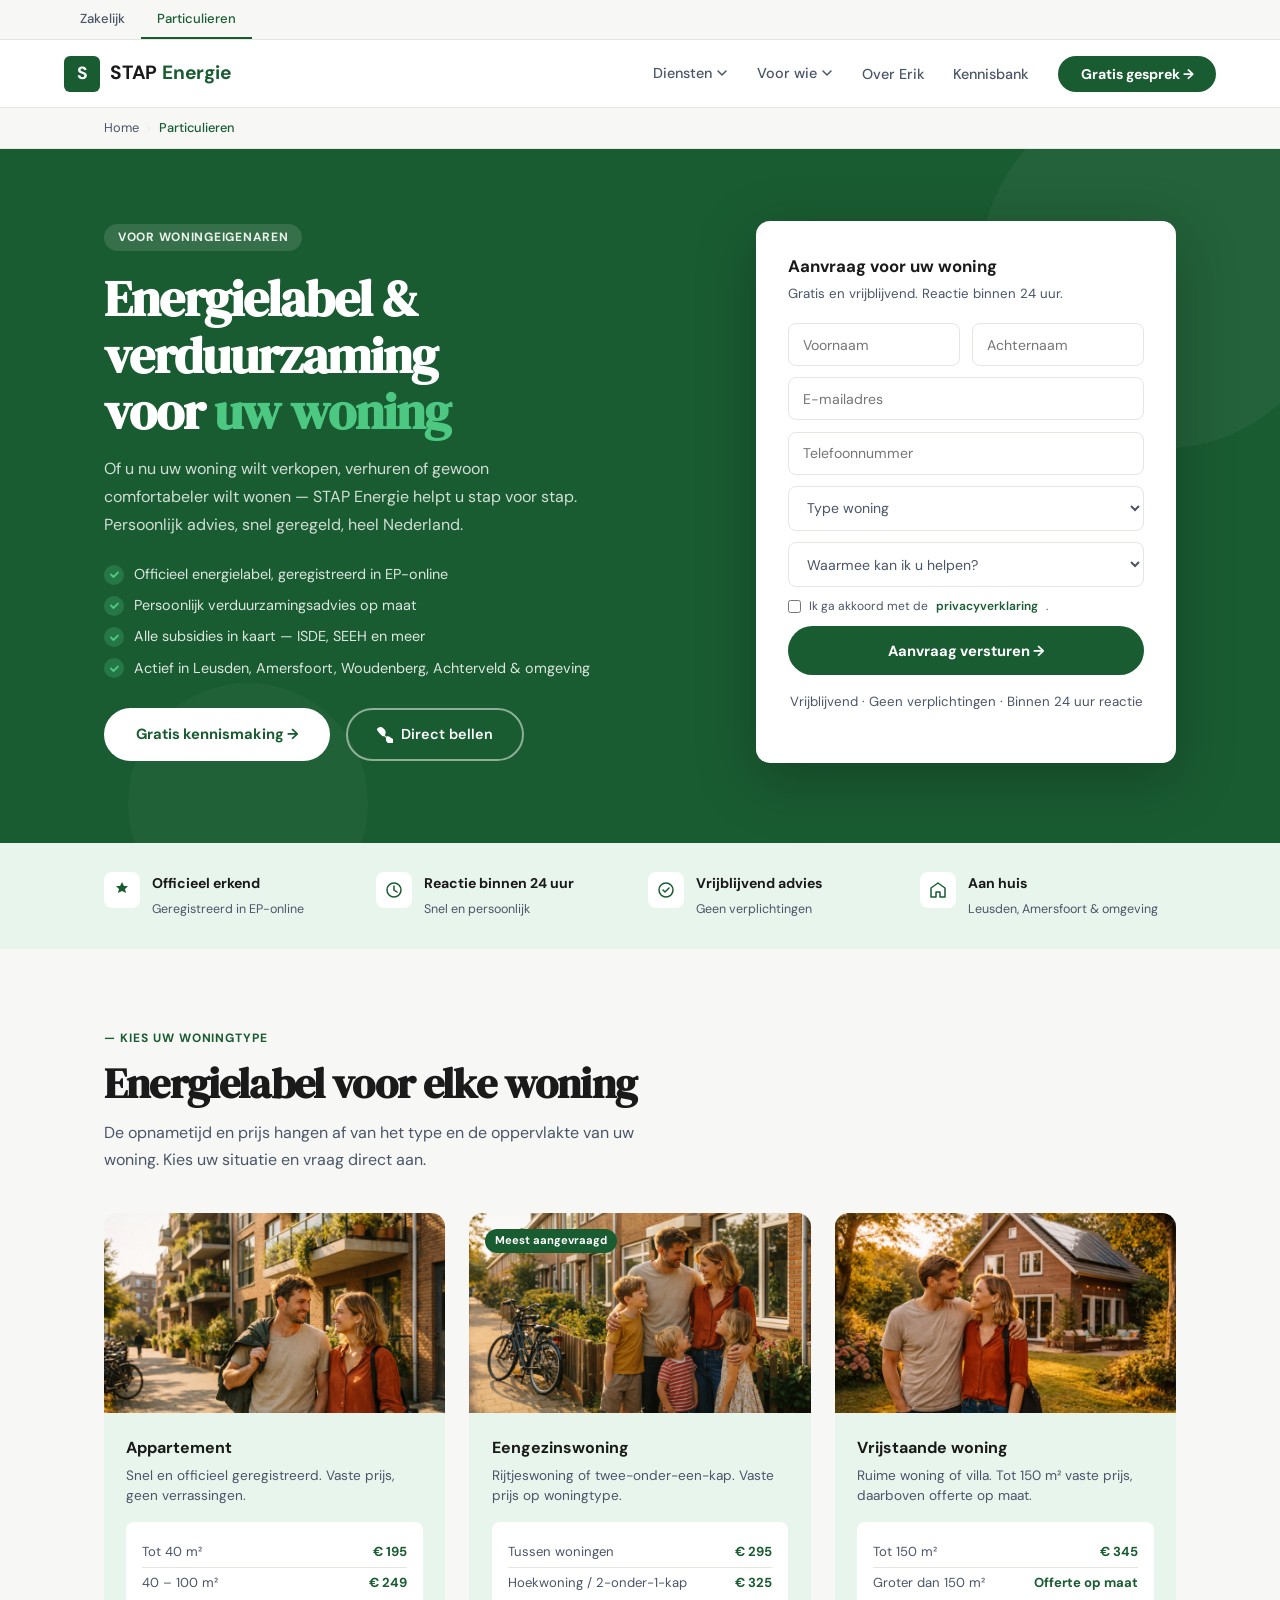
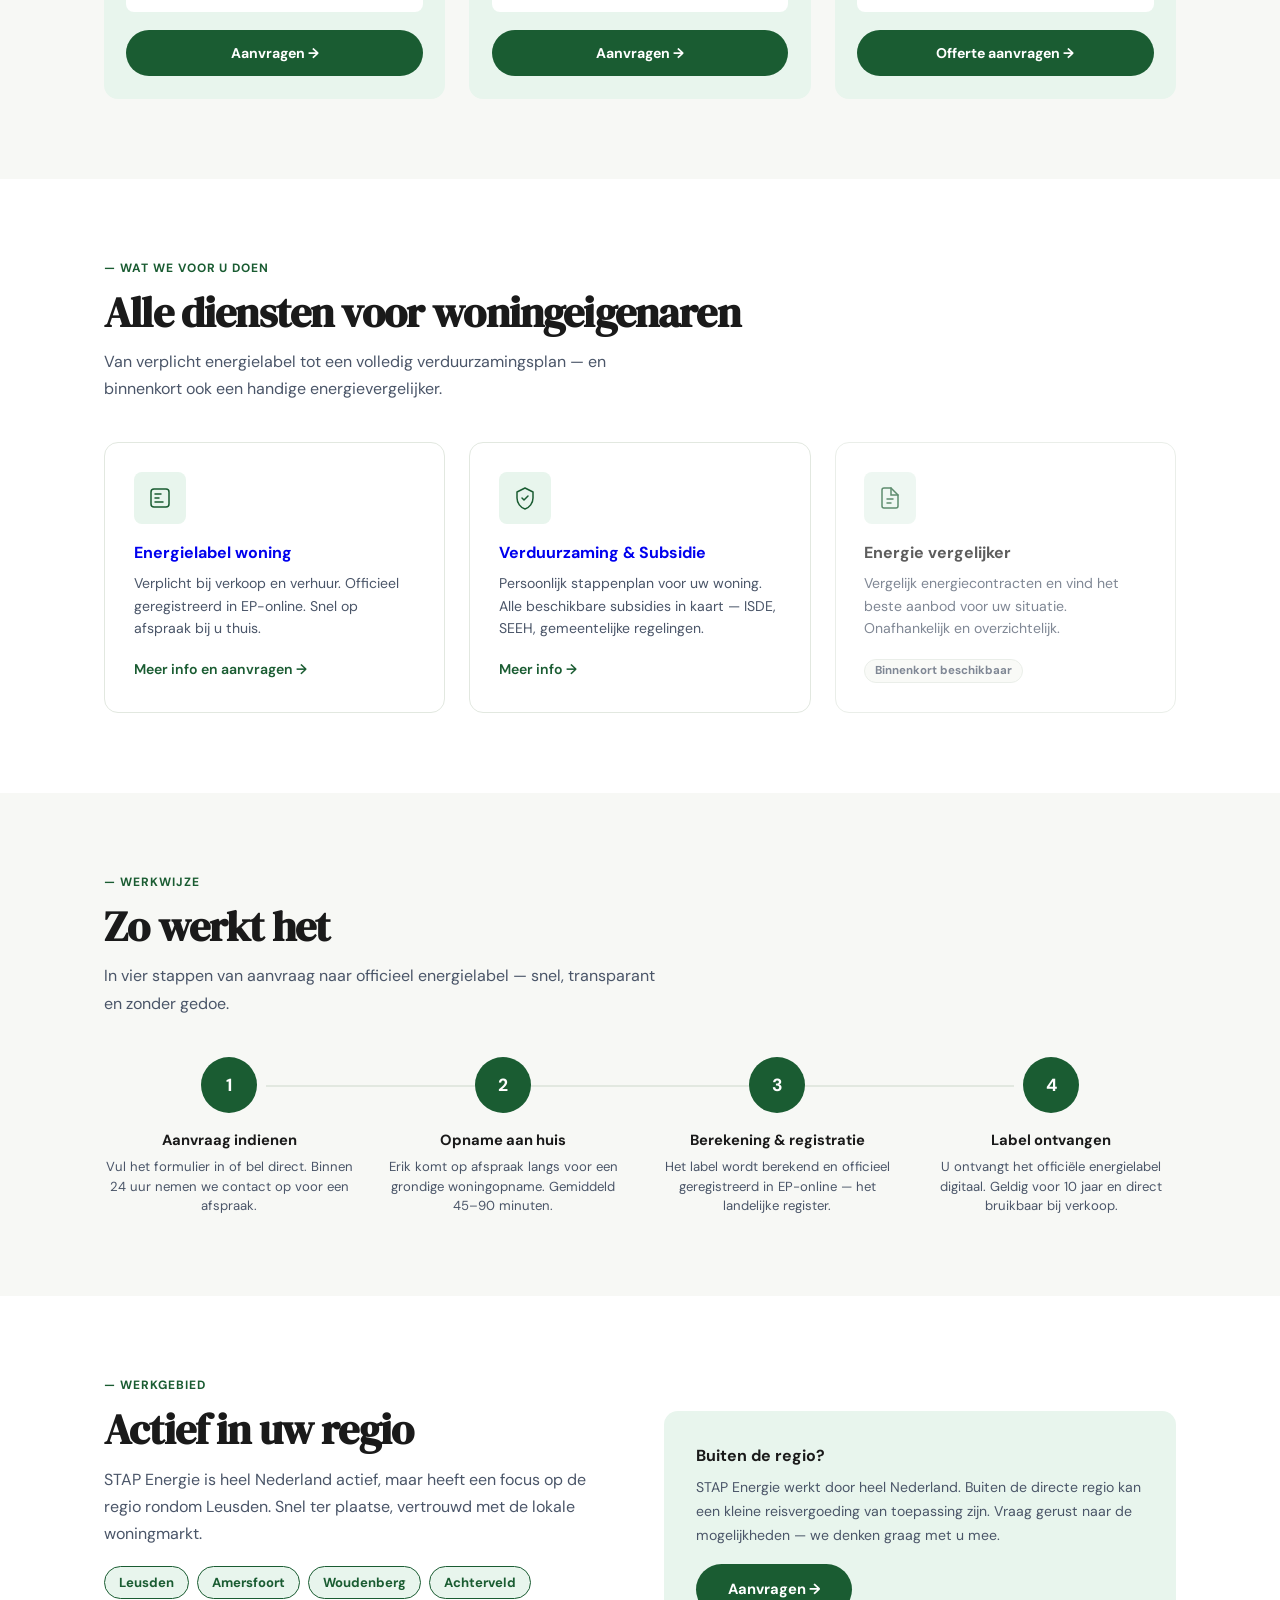
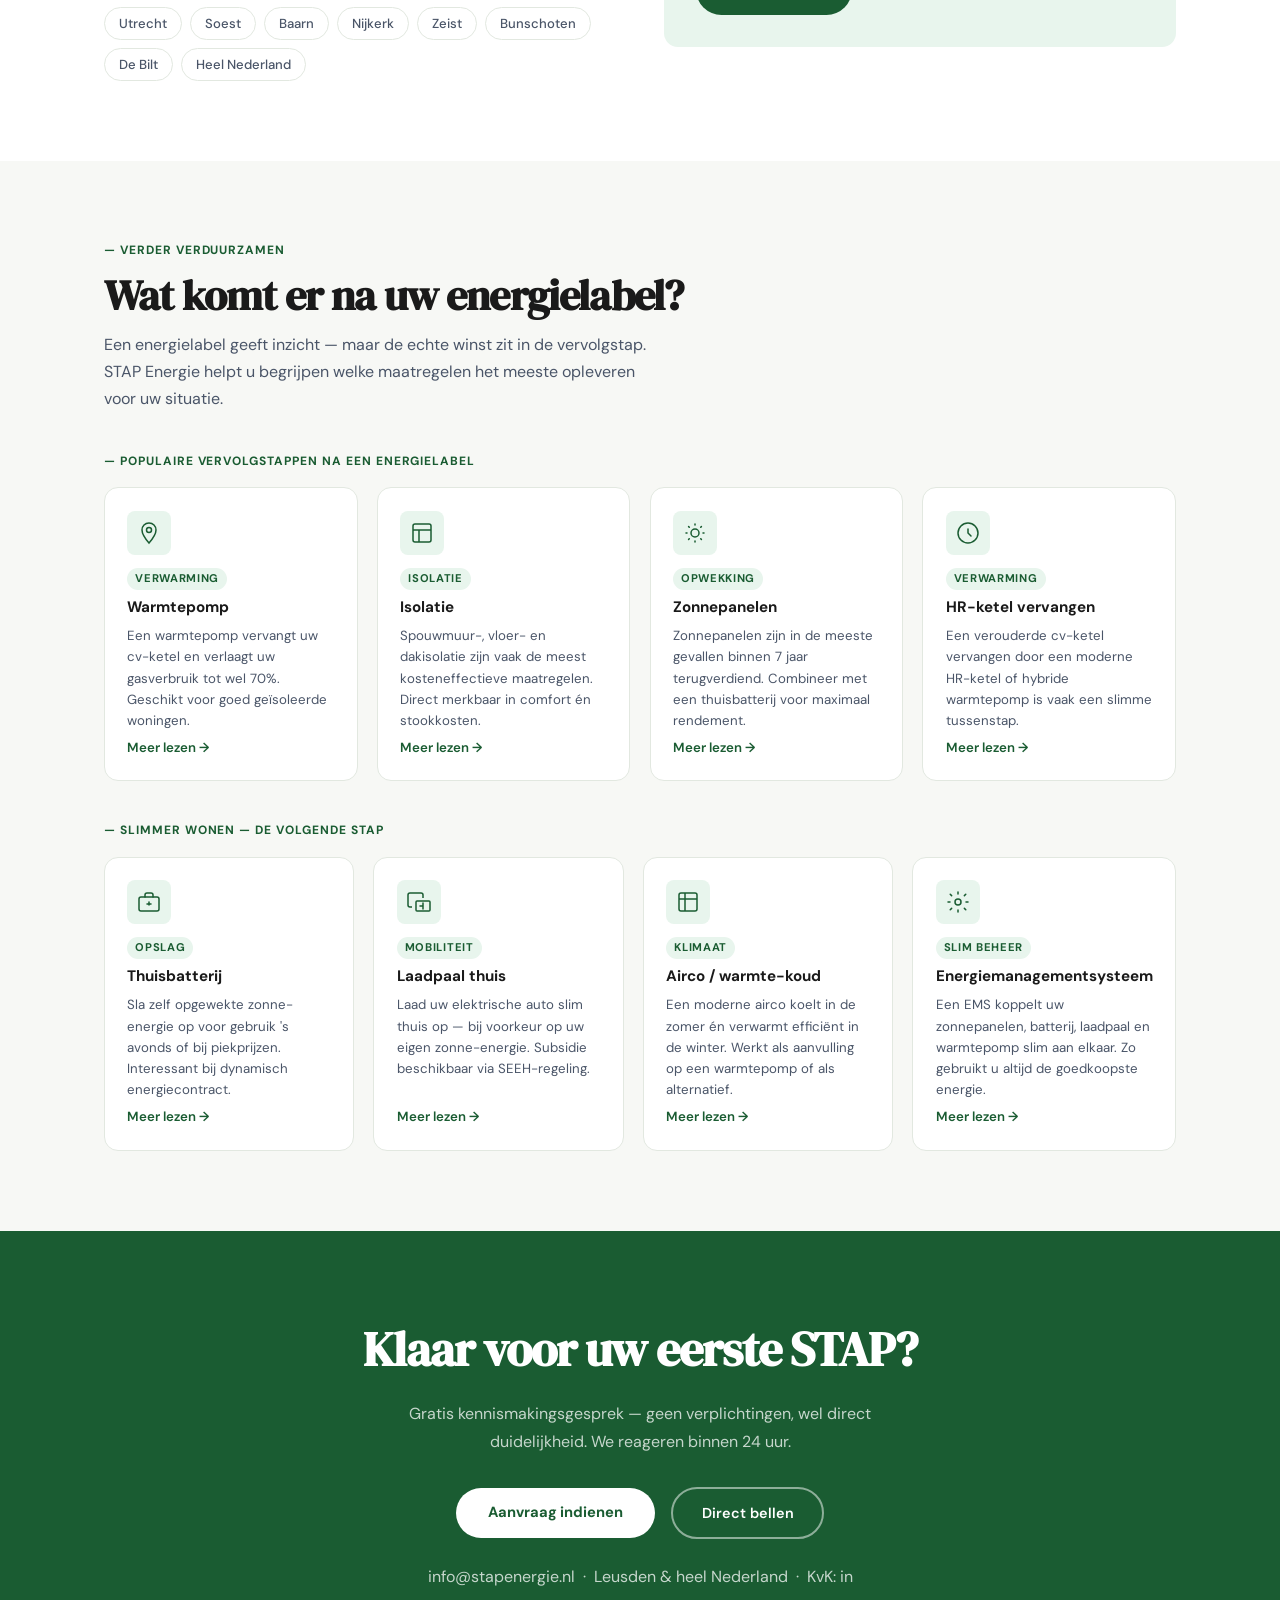
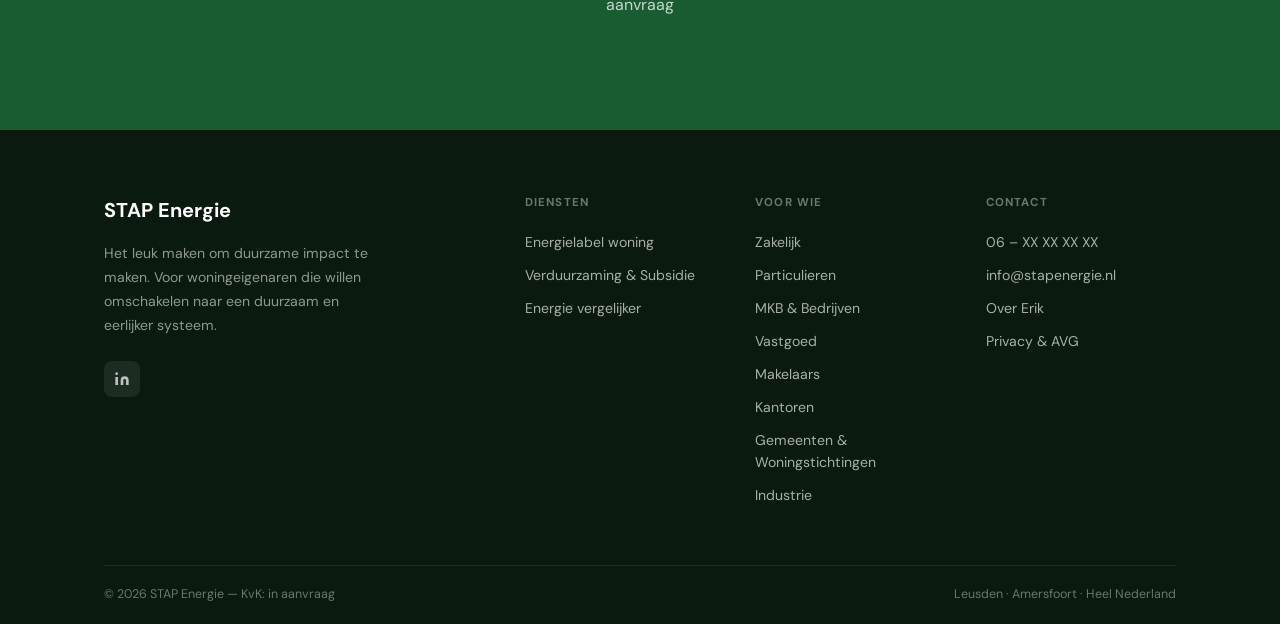
<file: particulieren/index.particulieren.html>
<!DOCTYPE html>
<html lang="nl">
<head>
<meta charset="UTF-8">
<meta name="viewport" content="width=device-width, initial-scale=1.0">
<title>Energielabel & Verduurzaming voor Particulieren | STAP Energie</title>
<meta name="description" content="Energielabel voor uw woning aanvragen in Leusden, Amersfoort, Woudenberg, Achterveld en omgeving. Snel, officieel en persoonlijk. Appartement, eengezinswoning of vrijstaande woning — STAP Energie regelt het.">
<link rel="canonical" href="https://stapenergie.nl/particulieren/">
<link rel="preconnect" href="https://fonts.googleapis.com">
<link rel="preconnect" href="https://fonts.gstatic.com" crossorigin>
<link href="https://fonts.googleapis.com/css2?family=DM+Sans:wght@400;500;700&family=DM+Serif+Display&display=swap" rel="stylesheet">

<!-- Structured data: LocalBusiness + Service -->
<script type="application/ld+json">
{
  "@context": "https://schema.org",
  "@type": "Service",
  "name": "Energielabel particulieren",
  "provider": {
    "@type": "LocalBusiness",
    "name": "STAP Energie",
    "url": "https://stapenergie.nl",
    "telephone": "06-XX XX XX XX",
    "email": "info@stapenergie.nl",
    "areaServed": [
      {"@type": "City", "name": "Leusden"},
      {"@type": "City", "name": "Amersfoort"},
      {"@type": "City", "name": "Woudenberg"},
      {"@type": "City", "name": "Achterveld"},
      {"@type": "City", "name": "Utrecht"}
    ]
  },
  "serviceType": "Energielabel woning",
  "description": "Officieel energielabel voor woningen, erkend en geregistreerd in EP-online."
}
</script>

<style>
/* ══════════════════════════════════
   RESET & TOKENS — identiek aan homepage
══════════════════════════════════ */
*, *::before, *::after { box-sizing: border-box; margin: 0; padding: 0; }
html { scroll-behavior: smooth; overflow-x: hidden; }
body { font-family: 'DM Sans', sans-serif; font-size: 16px; line-height: 1.6; color: #1a1a1a; background: #fff; overflow-x: hidden; }
img  { max-width: 100%; height: auto; display: block; }
a    { text-decoration: none; }

:root {
  --groen:       #1a5c32;
  --groen-mid:   #237a43;
  --groen-licht: #f0f7f2;
  --groen-card:  #e8f5ed;
  --groen-acc:   #2ea855;
  --tekst:       #1a1a1a;
  --subtekst:    #4a5568;
  --rand:        #e2e8e0;
  --lichtgrijs:  #f7f8f5;
  --wit:         #ffffff;
  --serif:       'DM Serif Display', serif;
  --r:           8px;
  --rl:          14px;
  --shadow:      0 2px 12px rgba(0,0,0,.08);
  --shadow-lg:   0 8px 32px rgba(0,0,0,.12);
}

/* ══════════════════════════════════
   UTILITY
══════════════════════════════════ */
.container  { max-width: 1200px; margin: 0 auto; padding: 0 5%; }
.section    { padding: 80px 0; scroll-margin-top: 80px; }
.sec-grijs  { background: var(--lichtgrijs); }
.sec-groen  { background: var(--groen-card); }
.sec-label  { display: block; font-size: .75rem; font-weight: 700; letter-spacing: .08em; text-transform: uppercase; color: var(--groen); margin-bottom: .7rem; }
.sec-label::before { content: '— '; }
.sec-title  { font-family: var(--serif); font-size: clamp(1.8rem, 3.5vw, 2.6rem); line-height: 1.15; letter-spacing: -.02em; }
.sec-sub    { font-size: 1rem; color: var(--subtekst); margin-top: .7rem; max-width: 560px; line-height: 1.7; }
.btn-groen  { display: inline-flex; align-items: center; gap: 8px; background: var(--groen); color: #fff; padding: .85rem 2rem; border-radius: 100px; font-size: .92rem; font-weight: 700; transition: background .2s, transform .15s; }
.btn-groen:hover { background: var(--groen-mid); transform: translateY(-2px); }
.btn-out    { display: inline-flex; align-items: center; gap: 8px; border: 1.5px solid var(--groen); color: var(--groen); padding: .8rem 1.8rem; border-radius: 100px; font-size: .92rem; font-weight: 600; transition: background .2s, color .2s; }
.btn-out:hover { background: var(--groen); color: #fff; }
.sr-only    { position: absolute; width: 1px; height: 1px; padding: 0; margin: -1px; overflow: hidden; clip: rect(0,0,0,0); white-space: nowrap; border: 0; }

/* ══════════════════════════════════
   SEGMENT BAR
══════════════════════════════════ */
.seg-bar { background: var(--lichtgrijs); border-bottom: 1px solid var(--rand); display: flex; align-items: center; height: 40px; overflow-x: auto; overflow-y: hidden; white-space: nowrap; scrollbar-width: none; -webkit-overflow-scrolling: touch; padding: 0 5%; }
.seg-bar::-webkit-scrollbar { display: none; }
.seg-bar a { display: inline-flex; align-items: center; height: 100%; padding: 0 1rem; font-size: .82rem; font-weight: 500; color: var(--subtekst); border-bottom: 2px solid transparent; transition: color .2s, border-color .2s; white-space: nowrap; flex-shrink: 0; }
.seg-bar a:hover, .seg-bar a.active { color: var(--groen); border-bottom-color: var(--groen); }

/* ══════════════════════════════════
   NAV
══════════════════════════════════ */
.nav { position: sticky; top: 0; z-index: 200; background: #fff; border-bottom: 1px solid var(--rand); height: 68px; display: flex; align-items: center; justify-content: space-between; padding: 0 5%; }
.nav-logo { display: flex; align-items: center; gap: 10px; color: var(--tekst); }
.nav-logo-mark { width: 36px; height: 36px; background: var(--groen); border-radius: 6px; display: flex; align-items: center; justify-content: center; color: #fff; font-size: 1.1rem; font-weight: 700; flex-shrink: 0; }
.nav-logo-text { font-size: 1.2rem; font-weight: 700; letter-spacing: -.01em; }
.nav-logo-text span { color: var(--groen); }
.nav-links { display: flex; align-items: center; gap: 1.8rem; list-style: none; }
.nav-links a { font-size: .9rem; font-weight: 500; color: var(--subtekst); transition: color .2s; }
.nav-links a:hover, .nav-links a.actief { color: var(--groen); }
.nav-cta { background: var(--groen) !important; color: #fff !important; padding: .55rem 1.4rem; border-radius: 100px; font-size: .88rem !important; font-weight: 700 !important; }
.nav-cta:hover { background: var(--groen-mid) !important; }
.nav-toggle { display: none; flex-direction: column; gap: 5px; cursor: pointer; background: none; border: none; padding: 4px; }
.nav-toggle span { display: block; width: 24px; height: 2px; background: var(--tekst); border-radius: 2px; transition: transform .3s, opacity .3s; }
.nav-toggle.open span:nth-child(1) { transform: translateY(7px) rotate(45deg); }
.nav-toggle.open span:nth-child(2) { opacity: 0; }
.nav-toggle.open span:nth-child(3) { transform: translateY(-7px) rotate(-45deg); }

/* Dropdown */
/* Dropdown — FIX: JS open class + ::after bridge */
.has-dd { position: relative; }
.has-dd > a { display: flex; align-items: center; gap: 4px; }
.dropdown { display: none; position: absolute; top: calc(100% + 12px); left: 50%; transform: translateX(-50%); background: #fff; border: 1px solid var(--rand); border-radius: var(--rl); box-shadow: var(--shadow-lg); min-width: 260px; padding: .5rem; z-index: 300; }
.dropdown::before { content: ''; position: absolute; top: -6px; left: 50%; transform: translateX(-50%) rotate(45deg); width: 12px; height: 12px; background: #fff; border-left: 1px solid var(--rand); border-top: 1px solid var(--rand); }
.dropdown::after { content: ''; position: absolute; top: -16px; left: 0; right: 0; height: 16px; }
.has-dd.open .dropdown { display: block; }
.dd-item { display: flex; align-items: center; padding: .65rem 1rem; border-radius: var(--r); font-size: .88rem; font-weight: 500; color: var(--subtekst); transition: color .15s, background .15s; min-height: 44px; }
.dd-item:hover { color: var(--groen); background: var(--groen-licht); }
.dd-item-dim { opacity: .6; }
.dd-binnenkort { font-size: .75rem; color: var(--subtekst); }

/* ══════════════════════════════════
   BREADCRUMB
══════════════════════════════════ */
.breadcrumb { background: var(--lichtgrijs); border-bottom: 1px solid var(--rand); padding: .6rem 0; }
.breadcrumb-inner { display: flex; align-items: center; gap: .5rem; font-size: .8rem; color: var(--subtekst); }
.breadcrumb-inner a { color: var(--subtekst); transition: color .2s; }
.breadcrumb-inner a:hover { color: var(--groen); }
.breadcrumb-inner .sep { color: var(--rand); }
.breadcrumb-inner .current { color: var(--groen); font-weight: 500; }

/* ══════════════════════════════════
   PAGE HERO
══════════════════════════════════ */
.page-hero { background: var(--groen); padding: 72px 0 80px; position: relative; overflow: hidden; }
.page-hero::before { content: ''; position: absolute; top: -60px; right: -60px; width: 360px; height: 360px; border-radius: 50%; background: rgba(255,255,255,.04); pointer-events: none; }
.page-hero::after  { content: ''; position: absolute; bottom: -80px; left: 10%; width: 240px; height: 240px; border-radius: 50%; background: rgba(255,255,255,.03); pointer-events: none; }
.page-hero-inner { display: grid; grid-template-columns: 1fr 420px; gap: 3rem; align-items: center; position: relative; z-index: 1; }
.page-hero-label { display: inline-flex; align-items: center; background: rgba(255,255,255,.12); color: rgba(255,255,255,.9); font-size: .75rem; font-weight: 700; letter-spacing: .06em; text-transform: uppercase; padding: 4px 14px; border-radius: 100px; margin-bottom: 1.2rem; }
.page-hero-title { font-family: var(--serif); font-size: clamp(2rem, 4vw, 3.2rem); line-height: 1.1; color: #fff; letter-spacing: -.02em; margin-bottom: 1rem; }
.page-hero-title em { font-style: normal; color: #4dc882; }
.page-hero-desc { font-size: 1rem; color: rgba(255,255,255,.8); line-height: 1.75; margin-bottom: 1.5rem; max-width: 480px; }
.page-hero-checks { list-style: none; margin-bottom: 1.8rem; display: flex; flex-direction: column; gap: .5rem; }
.page-hero-checks li { display: flex; align-items: center; gap: 10px; font-size: .9rem; color: rgba(255,255,255,.85); }
.page-hero-checks li::before { content: ''; width: 20px; height: 20px; border-radius: 50%; background: rgba(77,200,130,.25); flex-shrink: 0; background-image: url("data:image/svg+xml,%3Csvg width='11' height='11' viewBox='0 0 11 11' fill='none' xmlns='http://www.w3.org/2000/svg'%3E%3Cpath d='M2 5.5l2.5 2.5 4.5-4.5' stroke='%234dc882' stroke-width='1.8' stroke-linecap='round' stroke-linejoin='round'/%3E%3C/svg%3E"); background-repeat: no-repeat; background-position: center; }
.page-hero-btns { display: flex; gap: 1rem; flex-wrap: wrap; }
.btn-wit { background: #fff; color: var(--groen); padding: .85rem 2rem; border-radius: 100px; font-size: .92rem; font-weight: 700; display: inline-flex; align-items: center; gap: 8px; transition: transform .15s, box-shadow .15s; }
.btn-wit:hover { transform: translateY(-2px); box-shadow: 0 8px 24px rgba(0,0,0,.2); }
.btn-wit-out { border: 2px solid rgba(255,255,255,.5); color: #fff; padding: .8rem 1.8rem; border-radius: 100px; font-size: .9rem; font-weight: 600; display: inline-flex; align-items: center; gap: 8px; transition: border-color .2s, background .2s; }
.btn-wit-out:hover { border-color: #fff; background: rgba(255,255,255,.1); }

/* Hero form card */
.hero-form-card { background: #fff; border-radius: var(--rl); padding: 2rem; box-shadow: 0 16px 60px rgba(0,0,0,.25); }
.hero-form-card h3 { font-size: 1.05rem; font-weight: 700; margin-bottom: .2rem; }
.hero-form-card p  { font-size: .83rem; color: var(--subtekst); margin-bottom: 1.2rem; }
.form-stack  { display: flex; flex-direction: column; gap: .7rem; }
.form-row    { display: grid; grid-template-columns: 1fr 1fr; gap: .7rem; }
.form-input  { width: 100%; padding: .72rem .9rem; border: 1.5px solid var(--rand); border-radius: var(--r); font-size: .88rem; font-family: inherit; outline: none; transition: border-color .15s; background: #fff; color: var(--tekst); }
.form-input:focus  { border-color: var(--groen); }
.form-select { width: 100%; padding: .72rem .9rem; border: 1.5px solid var(--rand); border-radius: var(--r); font-size: .88rem; font-family: inherit; outline: none; background: #fff; color: var(--subtekst); }
.form-select:focus { border-color: var(--groen); }
.form-check  { display: flex; align-items: flex-start; gap: 8px; font-size: .75rem; color: var(--subtekst); line-height: 1.4; }
.form-check input { margin-top: 2px; flex-shrink: 0; accent-color: var(--groen); }
.form-check a { color: var(--groen); font-weight: 600; }
.form-submit { width: 100%; padding: .9rem; background: var(--groen); color: #fff; border: none; border-radius: 100px; font-size: .92rem; font-weight: 700; cursor: pointer; font-family: inherit; transition: background .2s; }
.form-submit:hover { background: var(--groen-mid); }
.form-note   { text-align: center; font-size: .72rem; color: #9aa5b4; margin-top: .3rem; }
.form-success { text-align: center; padding: 2rem 0; }
.form-success-title { font-weight: 700; font-size: 1rem; margin-bottom: .3rem; }
.form-success-sub   { color: var(--subtekst); font-size: .85rem; }

/* ══════════════════════════════════
   USP BALK
══════════════════════════════════ */
.usp-balk { background: var(--groen-card); padding: 1.8rem 0; }
.usp-grid  { display: grid; grid-template-columns: repeat(4, 1fr); gap: 1rem; }
.usp-item  { display: flex; align-items: flex-start; gap: 12px; }
.usp-icon  { width: 36px; height: 36px; background: #fff; border-radius: var(--r); display: flex; align-items: center; justify-content: center; flex-shrink: 0; color: var(--groen); }
.usp-item strong { display: block; font-size: .88rem; font-weight: 700; }
.usp-item span   { font-size: .78rem; color: var(--subtekst); }

/* ══════════════════════════════════
   WONINGTYPE CARDS
══════════════════════════════════ */
.woning-grid { display: grid; grid-template-columns: repeat(3, 1fr); gap: 1.5rem; margin-top: 2.5rem; }
.woning-card { background: var(--groen-card); border-radius: var(--rl); overflow: hidden; transition: transform .2s, box-shadow .2s; display: flex; flex-direction: column; }
.woning-card:hover { transform: translateY(-4px); box-shadow: var(--shadow-lg); }
.woning-card-img-wrap { position: relative; }
.woning-card-img { width: 100%; height: 200px; object-fit: cover; display: block; }
.featured-badge { position: absolute; top: 1rem; left: 1rem; background: var(--groen); color: #fff; font-size: .7rem; font-weight: 700; padding: 3px 10px; border-radius: 100px; }
.woning-card-body { padding: 1.4rem; display: flex; flex-direction: column; flex: 1; }
.woning-card-body h3 { font-size: 1rem; font-weight: 700; margin-bottom: .3rem; color: var(--tekst); }
.woning-card-body .woning-sub { font-size: .85rem; color: var(--subtekst); margin-bottom: 1rem; line-height: 1.5; }
.woning-prijzen { background: #fff; border-radius: var(--r); padding: .9rem 1rem; margin-bottom: 1.1rem; }
.prijs-rij { display: flex; justify-content: space-between; align-items: center; font-size: .82rem; padding: .28rem 0; border-bottom: 1px solid var(--rand); }
.prijs-rij:last-child { border-bottom: none; }
.prijs-rij .prijs-label { color: var(--subtekst); }
.prijs-rij .prijs-val { font-weight: 700; color: var(--groen); }
.woning-cta { display: flex; align-items: center; justify-content: center; gap: 6px; background: var(--groen); color: #fff; padding: .75rem; border-radius: 100px; font-size: .88rem; font-weight: 700; width: 100%; transition: background .2s; margin-top: auto; }
.woning-cta:hover { background: var(--groen-mid); }

/* ══════════════════════════════════
   DIENSTEN BLOKKEN
══════════════════════════════════ */
.diensten-grid { display: grid; grid-template-columns: repeat(3, 1fr); gap: 1.5rem; margin-top: 2.5rem; }
.dienst-card { background: #fff; border-radius: var(--rl); overflow: hidden; transition: transform .2s, box-shadow .2s; display: block; border: 1.5px solid var(--rand); }
.dienst-card:hover { transform: translateY(-4px); box-shadow: var(--shadow-lg); border-color: var(--groen); }
.dienst-card-icon { width: 52px; height: 52px; background: var(--groen-card); border-radius: var(--r); display: flex; align-items: center; justify-content: center; color: var(--groen); margin-bottom: 1rem; }
.dienst-card-body { padding: 1.8rem; }
.dienst-card-body h3 { font-size: 1rem; font-weight: 700; margin-bottom: .4rem; }
.dienst-card-body p  { font-size: .88rem; color: var(--subtekst); margin-bottom: 1rem; line-height: 1.6; }
.dienst-card.binnenkort { opacity: .7; cursor: default; }
.dienst-card.binnenkort:hover { transform: none; box-shadow: none; border-color: var(--rand); }
.binnenkort-badge { display: inline-flex; font-size: .72rem; font-weight: 700; background: var(--lichtgrijs); color: var(--subtekst); padding: 2px 10px; border-radius: 100px; border: 1px solid var(--rand); }
.dienst-link { display: inline-flex; align-items: center; gap: 6px; color: var(--groen); font-size: .88rem; font-weight: 600; }

/* ══════════════════════════════════
   PROCES STAPPEN
══════════════════════════════════ */
.proces-grid { display: grid; grid-template-columns: repeat(4, 1fr); gap: 1.5rem; margin-top: 2.5rem; position: relative; }
.proces-grid::before { content: ''; position: absolute; top: 28px; left: calc(12.5% + 28px); right: calc(12.5% + 28px); height: 2px; background: var(--rand); z-index: 0; }
.proces-stap { display: flex; flex-direction: column; align-items: center; text-align: center; position: relative; z-index: 1; }
.proces-num { width: 56px; height: 56px; border-radius: 50%; background: var(--groen); color: #fff; font-size: 1.1rem; font-weight: 700; display: flex; align-items: center; justify-content: center; margin-bottom: 1rem; flex-shrink: 0; }
.proces-stap h4 { font-size: .92rem; font-weight: 700; margin-bottom: .3rem; }
.proces-stap p  { font-size: .82rem; color: var(--subtekst); line-height: 1.5; }

/* ══════════════════════════════════
   REGIO SECTIE
══════════════════════════════════ */
.regio-grid { display: grid; grid-template-columns: 1fr 1fr; gap: 3rem; align-items: center; }
.regio-tags { display: flex; flex-wrap: wrap; gap: .5rem; margin-top: 1.2rem; }
.regio-tag  { background: #fff; border: 1.5px solid var(--rand); color: var(--subtekst); font-size: .82rem; font-weight: 500; padding: 5px 14px; border-radius: 100px; transition: border-color .2s, color .2s; }
.regio-tag:hover { border-color: var(--groen); color: var(--groen); }
.regio-tag.hoofd { background: var(--groen-card); border-color: var(--groen); color: var(--groen); font-weight: 700; }
.regio-info { background: var(--groen-card); border-radius: var(--rl); padding: 2rem; }
.regio-info h4 { font-size: 1rem; font-weight: 700; margin-bottom: .5rem; }
.regio-info p  { font-size: .88rem; color: var(--subtekst); line-height: 1.7; margin-bottom: 1rem; }

/* ══════════════════════════════════
   CTA SECTIE
══════════════════════════════════ */
.cta-sec { background: var(--groen); padding: 80px 0; text-align: center; }
.cta-sec h2 { font-family: var(--serif); font-size: clamp(2rem, 4vw, 3rem); color: #fff; margin-bottom: .8rem; letter-spacing: -.02em; }
.cta-sec p  { color: rgba(255,255,255,.75); font-size: 1rem; margin-bottom: 2rem; max-width: 480px; margin-left: auto; margin-right: auto; line-height: 1.7; }
.cta-btns  { display: flex; align-items: center; justify-content: center; gap: 1rem; flex-wrap: wrap; }
.cta-meta  { margin-top: 1.5rem; font-size: .78rem; color: rgba(255,255,255,.5); }

/* ══════════════════════════════════
   FOOTER
══════════════════════════════════ */
.footer { background: #0a1a0f; color: rgba(255,255,255,.65); padding: 64px 0 0; }
.footer-grid { display: grid; grid-template-columns: 2fr 1fr 1fr 1fr; gap: 2.5rem; padding-bottom: 48px; }
.footer-brand { font-size: 1.25rem; font-weight: 700; color: #fff; margin-bottom: 1rem; }
.footer-desc  { font-size: .88rem; color: rgba(255,255,255,.55); line-height: 1.7; max-width: 280px; margin-bottom: 1.5rem; }
.footer-social { display: flex; gap: .8rem; }
.footer-social a { width: 36px; height: 36px; border-radius: var(--r); background: rgba(255,255,255,.08); display: flex; align-items: center; justify-content: center; transition: background .2s; color: rgba(255,255,255,.7); }
.footer-social a:hover { background: rgba(255,255,255,.16); }
.footer-col h4 { font-size: .72rem; font-weight: 700; letter-spacing: .1em; text-transform: uppercase; color: rgba(255,255,255,.4); margin-bottom: 1.2rem; }
.footer-col a  { display: block; color: rgba(255,255,255,.65); font-size: .88rem; margin-bottom: .65rem; transition: color .2s; }
.footer-col a:hover { color: #fff; }
.footer-bottom { border-top: 1px solid rgba(255,255,255,.08); padding: 1.2rem 0; display: flex; align-items: center; justify-content: space-between; flex-wrap: wrap; gap: .5rem; }
.footer-copy { font-size: .78rem; color: rgba(255,255,255,.4); }

/* ══════════════════════════════════
   KENNISFLOW
══════════════════════════════════ */
.kennis-grid { margin-top: 2.5rem; }
.kennis-groep-label { font-size: .75rem; font-weight: 700; letter-spacing: .08em; text-transform: uppercase; color: var(--groen); margin-bottom: 1rem; display: block; }
.kennis-groep-label::before { content: '— '; }
.kennis-cards { display: grid; grid-template-columns: repeat(4, 1fr); gap: 1.2rem; }
.kennis-card  { background: #fff; border: 1.5px solid var(--rand); border-radius: var(--rl); padding: 1.4rem; display: flex; flex-direction: column; gap: .8rem; transition: border-color .2s, box-shadow .2s, transform .2s; }
.kennis-card:hover { border-color: var(--groen); box-shadow: var(--shadow); transform: translateY(-3px); }
.kennis-icon  { width: 44px; height: 44px; background: var(--groen-card); border-radius: var(--r); display: flex; align-items: center; justify-content: center; color: var(--groen); flex-shrink: 0; }
.kennis-body  { display: flex; flex-direction: column; gap: .35rem; flex: 1; }
.kennis-tag   { display: inline-flex; font-size: .7rem; font-weight: 700; text-transform: uppercase; letter-spacing: .06em; color: var(--groen); background: var(--groen-card); padding: 2px 8px; border-radius: 100px; width: fit-content; }
.kennis-card h4 { font-size: .95rem; font-weight: 700; color: var(--tekst); }
.kennis-card p  { font-size: .83rem; color: var(--subtekst); line-height: 1.6; flex: 1; }
.kennis-link    { font-size: .83rem; font-weight: 600; color: var(--groen); margin-top: auto; display: inline-flex; align-items: center; gap: 4px; }
.kennis-groep-label-mt { margin-top: 2.5rem; }

/* ══════════════════════════════════
   RESPONSIVE — TABLET 900px
══════════════════════════════════ */
@media (max-width: 900px) {
  .page-hero-inner  { grid-template-columns: 1fr; }
  .usp-grid         { grid-template-columns: 1fr 1fr; }
  .woning-grid      { grid-template-columns: 1fr 1fr; }
  .diensten-grid    { grid-template-columns: 1fr 1fr; }
  .proces-grid      { grid-template-columns: 1fr 1fr; }
  .proces-grid::before { display: none; }
  .regio-grid       { grid-template-columns: 1fr; gap: 2rem; }
  .kennis-cards     { grid-template-columns: 1fr 1fr; }
  .footer-grid      { grid-template-columns: 1fr 1fr; gap: 2rem; }
}

/* ══════════════════════════════════
   RESPONSIVE — MOBIEL 768px
══════════════════════════════════ */
@media (max-width: 768px) {
  .nav-toggle { display: flex; }
  .nav-links {
    display: none;
    position: absolute;
    top: 68px; left: 0; right: 0;
    background: #fff;
    border-bottom: 1px solid var(--rand);
    flex-direction: column;
    padding: .5rem 5%;
    gap: 0;
    box-shadow: 0 8px 24px rgba(0,0,0,.08);
    z-index: 199;
  }
  .nav-links.open { display: flex; }
  .nav-links li { border-bottom: 1px solid var(--rand); }
  .nav-links li:last-child { border-bottom: none; }
  .nav-links a { padding: .85rem 0; font-size: .95rem; display: flex; align-items: center; min-height: 44px; }
  .nav-cta { background: none !important; color: var(--groen) !important; border-radius: 0 !important; }
  .dropdown { position: static; transform: none; box-shadow: none; border: none; border-radius: 0; padding: 0 0 .5rem 1rem; display: none; }
  .dropdown::before { display: none; }
  .dropdown::after { display: none; }
  .has-dd.open .dropdown { display: block; }
  .section { padding: 56px 0; }
  .page-hero { padding: 48px 0 56px; }
  .page-hero-inner { gap: 2rem; }
  .page-hero-btns { flex-direction: column; }
  .btn-wit, .btn-wit-out { justify-content: center; }
  .woning-grid   { grid-template-columns: 1fr; }
  .diensten-grid { grid-template-columns: 1fr; }
  .kennis-cards   { grid-template-columns: 1fr; }
  .proces-grid   { grid-template-columns: 1fr; }
  .cta-btns { flex-direction: column; align-items: center; }
  .btn-wit, .btn-wit-out { width: 100%; max-width: 300px; text-align: center; }
}

@media (max-width: 480px) {
  .usp-grid    { grid-template-columns: 1fr 1fr; }
  .form-row    { grid-template-columns: 1fr; }
  .footer-grid { grid-template-columns: 1fr; }
  .woning-grid { grid-template-columns: 1fr; }
}
</style>
</head>
<body>

<!-- Segment bar -->
<div class="seg-bar">
  <a href="/">Zakelijk</a>
  <a href="/particulieren/" class="active">Particulieren</a>
</div>

<!-- Nav -->
<nav class="nav">
  <a href="/" class="nav-logo">
    <div class="nav-logo-mark">S</div>
    <span class="nav-logo-text">STAP <span>Energie</span></span>
  </a>
  <ul class="nav-links" id="nav-links">
    <li class="has-dd">
      <a href="#diensten">Diensten
        <svg width="12" height="12" viewBox="0 0 12 12" fill="none" class="nav-chevron"><path d="M2 4l4 4 4-4" stroke="currentColor" stroke-width="1.5" stroke-linecap="round" stroke-linejoin="round"/></svg>
      </a>
      <div class="dropdown">
        <a href="/energielabels/woningen/" class="dd-item">Energielabel woning</a>
        <a href="/verduurzaming-subsidie/particulieren/" class="dd-item">Verduurzaming &amp; Subsidie</a>
        <a href="/energie-vergelijker/" class="dd-item dd-item-dim">Energie vergelijker <span class="dd-binnenkort">(binnenkort)</span></a>
      </div>
    </li>
    <li class="has-dd">
      <a href="#voor-wie">Voor wie
        <svg width="12" height="12" viewBox="0 0 12 12" fill="none" class="nav-chevron"><path d="M2 4l4 4 4-4" stroke="currentColor" stroke-width="1.5" stroke-linecap="round" stroke-linejoin="round"/></svg>
      </a>
      <div class="dropdown">
        <a href="/zakelijk/" class="dd-item">Zakelijk</a>
        <a href="/particulieren/" class="dd-item">Particulieren</a>
        <a href="/mkb/" class="dd-item">MKB &amp; Bedrijven</a>
        <a href="/vastgoed/" class="dd-item">Vastgoed</a>
        <a href="/makelaars/" class="dd-item">Makelaars</a>
        <a href="/kantoren/" class="dd-item">Kantoren</a>
        <a href="/gemeenten-woningstichtingen/" class="dd-item">Gemeenten &amp; Woningstichtingen</a>
        <a href="/industrie/" class="dd-item">Industrie</a>
      </div>
    </li>
    <li><a href="/over-erik/">Over Erik</a></li>
    <li><a href="/kennisbank/">Kennisbank</a></li>
    <li><a href="#aanvraag" class="nav-cta">Gratis gesprek →</a></li>
  </ul>
  <button class="nav-toggle" id="nav-toggle" aria-label="Menu openen">
    <span></span><span></span><span></span>
  </button>
</nav>

<!-- Breadcrumb -->
<div class="breadcrumb">
  <div class="container">
    <div class="breadcrumb-inner">
      <a href="/">Home</a>
      <span class="sep">›</span>
      <span class="current">Particulieren</span>
    </div>
  </div>
</div>

<!-- Page Hero -->
<section class="page-hero">
  <div class="container">
    <div class="page-hero-inner">
      <div>
        <span class="page-hero-label">Voor woningeigenaren</span>
        <h1 class="page-hero-title">Energielabel &amp; verduurzaming<br>voor <em>uw woning</em></h1>
        <p class="page-hero-desc">Of u nu uw woning wilt verkopen, verhuren of gewoon comfortabeler wilt wonen — STAP Energie helpt u stap voor stap. Persoonlijk advies, snel geregeld, heel Nederland.</p>
        <ul class="page-hero-checks">
          <li>Officieel energielabel, geregistreerd in EP-online</li>
          <li>Persoonlijk verduurzamingsadvies op maat</li>
          <li>Alle subsidies in kaart — ISDE, SEEH en meer</li>
          <li>Actief in Leusden, Amersfoort, Woudenberg, Achterveld &amp; omgeving</li>
        </ul>
        <div class="page-hero-btns">
          <a href="#aanvraag" class="btn-wit">Gratis kennismaking →</a>
          <a href="tel:0600000000" class="btn-wit-out">
            <svg width="16" height="16" viewBox="0 0 16 16" fill="none"><path d="M13.5 10.5c-.8-.8-1.8-1.2-2.8-1.2-.5 0-1 .1-1.5.4L7.8 8.3C8.4 7.4 8.7 6.3 8.7 5.2c0-1-.4-2-1.2-2.8L6.3 1.2C5.5.4 4.5 0 3.5 0S1.5.4.7 1.2L.3 1.6C-.1 2-.1 2.6.1 3c.7 1.5 1.8 2.8 3.1 3.9L5 8.7c.4.4 1 .6 1.6.6.3 0 .5 0 .8-.1l1.8 1.8c-.2.5-.3 1-.3 1.5 0 1 .4 2 1.2 2.8l1.2 1.2c.8.8 1.8 1.2 2.8 1.2s2-.4 2.8-1.2l.4-.4c.8-.8.8-2 0-2.8l-1.3-1.3z" fill="currentColor"/></svg>
            Direct bellen
          </a>
        </div>
      </div>
      <!-- Aanvraagformulier -->
      <div class="hero-form-card" id="aanvraag">
        <h3>Aanvraag voor uw woning</h3>
        <p>Gratis en vrijblijvend. Reactie binnen 24 uur.</p>
        <form class="form-stack" id="hero-form" onsubmit="submitForm(event)">
          <div class="form-row">
            <div>
              <label for="voornaam" class="sr-only">Voornaam</label>
              <input class="form-input" type="text" id="voornaam" placeholder="Voornaam" required>
            </div>
            <div>
              <label for="achternaam" class="sr-only">Achternaam</label>
              <input class="form-input" type="text" id="achternaam" placeholder="Achternaam">
            </div>
          </div>
          <label for="email" class="sr-only">E-mailadres</label>
          <input class="form-input" type="email" id="email" placeholder="E-mailadres" required>
          <label for="telefoon" class="sr-only">Telefoonnummer</label>
          <input class="form-input" type="tel" id="telefoon" placeholder="Telefoonnummer">
          <label for="woningtype" class="sr-only">Type woning</label>
          <select class="form-select" id="woningtype" required>
            <option value="" disabled selected>Type woning</option>
            <option>Appartement</option>
            <option>Eengezinswoning</option>
            <option>Vrijstaande woning</option>
          </select>
          <label for="dienst" class="sr-only">Waarmee kan ik u helpen?</label>
          <select class="form-select" id="dienst" required>
            <option value="" disabled selected>Waarmee kan ik u helpen?</option>
            <option>Energielabel aanvragen</option>
            <option>Verduurzamingsadvies</option>
            <option>Subsidie in kaart brengen</option>
            <option>Weet ik nog niet</option>
          </select>
          <label class="form-check">
            <input type="checkbox" required>
            Ik ga akkoord met de <a href="/privacyverklaring/">privacyverklaring</a>.
          </label>
          <button type="submit" class="form-submit">Aanvraag versturen →</button>
          <p class="form-note">Vrijblijvend · Geen verplichtingen · Binnen 24 uur reactie</p>
        </form>
      </div>
    </div>
  </div>
</section>

<!-- USP balk -->
<div class="usp-balk">
  <div class="container">
    <div class="usp-grid">
      <div class="usp-item">
        <div class="usp-icon">
          <svg width="18" height="18" viewBox="0 0 18 18" fill="none"><path d="M9 1l2 4h4l-3 3 1 4-4-2-4 2 1-4-3-3h4z" fill="currentColor"/></svg>
        </div>
        <div><strong>Officieel erkend</strong><span>Geregistreerd in EP-online</span></div>
      </div>
      <div class="usp-item">
        <div class="usp-icon">
          <svg width="18" height="18" viewBox="0 0 18 18" fill="none"><circle cx="9" cy="9" r="7" stroke="currentColor" stroke-width="1.5"/><path d="M9 5v4l3 2" stroke="currentColor" stroke-width="1.5" stroke-linecap="round"/></svg>
        </div>
        <div><strong>Reactie binnen 24 uur</strong><span>Snel en persoonlijk</span></div>
      </div>
      <div class="usp-item">
        <div class="usp-icon">
          <svg width="18" height="18" viewBox="0 0 18 18" fill="none"><circle cx="9" cy="9" r="7" stroke="currentColor" stroke-width="1.5"/><path d="M6 9l2 2 4-4" stroke="currentColor" stroke-width="1.5" stroke-linecap="round" stroke-linejoin="round"/></svg>
        </div>
        <div><strong>Vrijblijvend advies</strong><span>Geen verplichtingen</span></div>
      </div>
      <div class="usp-item">
        <div class="usp-icon">
          <svg width="18" height="18" viewBox="0 0 18 18" fill="none"><path d="M9 2L2 7v9h5v-5h4v5h5V7L9 2z" stroke="currentColor" stroke-width="1.5" stroke-linejoin="round"/></svg>
        </div>
        <div><strong>Aan huis</strong><span>Leusden, Amersfoort &amp; omgeving</span></div>
      </div>
    </div>
  </div>
</div>

<!-- Woningtype + prijzen -->
<section class="section sec-grijs" id="woningtypen">
  <div class="container">
    <span class="sec-label">Kies uw woningtype</span>
    <h2 class="sec-title">Energielabel voor elke woning</h2>
    <p class="sec-sub">De opnametijd en prijs hangen af van het type en de oppervlakte van uw woning. Kies uw situatie en vraag direct aan.</p>
    <div class="woning-grid">

      <!-- Appartement -->
      <div class="woning-card">
        <div class="woning-card-img-wrap">
          <img src="/images/woning-appartement.jpg" alt="Bewoners bij appartement" class="woning-card-img" loading="lazy">
        </div>
        <div class="woning-card-body">
          <h3>Appartement</h3>
          <p class="woning-sub">Snel en officieel geregistreerd. Vaste prijs, geen verrassingen.</p>
          <div class="woning-prijzen">
            <div class="prijs-rij">
              <span class="prijs-label">Tot 40 m²</span>
              <span class="prijs-val">€ 195</span>
            </div>
            <div class="prijs-rij">
              <span class="prijs-label">40 – 100 m²</span>
              <span class="prijs-val">€ 249</span>
            </div>
          </div>
          <a href="#aanvraag" class="woning-cta">Aanvragen →</a>
        </div>
      </div>

      <!-- Eengezinswoning -->
      <div class="woning-card">
        <div class="woning-card-img-wrap">
          <img src="/images/woning-eengezins.jpg" alt="Gezin bij rijtjeswoning" class="woning-card-img" loading="lazy">
          <span class="featured-badge">Meest aangevraagd</span>
        </div>
        <div class="woning-card-body">
          <h3>Eengezinswoning</h3>
          <p class="woning-sub">Rijtjeswoning of twee-onder-een-kap. Vaste prijs op woningtype.</p>
          <div class="woning-prijzen">
            <div class="prijs-rij">
              <span class="prijs-label">Tussen woningen</span>
              <span class="prijs-val">€ 295</span>
            </div>
            <div class="prijs-rij">
              <span class="prijs-label">Hoekwoning / 2-onder-1-kap</span>
              <span class="prijs-val">€ 325</span>
            </div>
          </div>
          <a href="#aanvraag" class="woning-cta">Aanvragen →</a>
        </div>
      </div>

      <!-- Vrijstaande woning -->
      <div class="woning-card">
        <div class="woning-card-img-wrap">
          <img src="/images/woning-vrijstaand.jpg" alt="Familie bij vrijstaande woning" class="woning-card-img" loading="lazy">
        </div>
        <div class="woning-card-body">
          <h3>Vrijstaande woning</h3>
          <p class="woning-sub">Ruime woning of villa. Tot 150 m² vaste prijs, daarboven offerte op maat.</p>
          <div class="woning-prijzen">
            <div class="prijs-rij">
              <span class="prijs-label">Tot 150 m²</span>
              <span class="prijs-val">€ 345</span>
            </div>
            <div class="prijs-rij">
              <span class="prijs-label">Groter dan 150 m²</span>
              <span class="prijs-val">Offerte op maat</span>
            </div>
          </div>
          <a href="#aanvraag" class="woning-cta">Offerte aanvragen →</a>
        </div>
      </div>

        </div>
  </div>
</section>

<!-- Diensten particulieren -->
<section class="section" id="diensten">
  <div class="container">
    <span class="sec-label">Wat we voor u doen</span>
    <h2 class="sec-title">Alle diensten voor woningeigenaren</h2>
    <p class="sec-sub">Van verplicht energielabel tot een volledig verduurzamingsplan — en binnenkort ook een handige energievergelijker.</p>
    <div class="diensten-grid">

      <a href="/energielabels/woningen/" class="dienst-card">
        <div class="dienst-card-body">
          <div class="dienst-card-icon">
            <svg width="24" height="24" viewBox="0 0 24 24" fill="none"><rect x="3" y="3" width="18" height="18" rx="3" stroke="currentColor" stroke-width="1.5"/><path d="M7 12h4M7 16h8M7 8h6" stroke="currentColor" stroke-width="1.5" stroke-linecap="round"/></svg>
          </div>
          <h3>Energielabel woning</h3>
          <p>Verplicht bij verkoop en verhuur. Officieel geregistreerd in EP-online. Snel op afspraak bij u thuis.</p>
          <span class="dienst-link">Meer info en aanvragen →</span>
        </div>
      </a>

      <a href="/verduurzaming-subsidie/particulieren/" class="dienst-card">
        <div class="dienst-card-body">
          <div class="dienst-card-icon">
            <svg width="24" height="24" viewBox="0 0 24 24" fill="none"><path d="M12 2L4 6v6c0 5 3.5 9.7 8 11 4.5-1.3 8-6 8-11V6L12 2z" stroke="currentColor" stroke-width="1.5" stroke-linejoin="round"/><path d="M9 12l2 2 4-4" stroke="currentColor" stroke-width="1.5" stroke-linecap="round" stroke-linejoin="round"/></svg>
          </div>
          <h3>Verduurzaming &amp; Subsidie</h3>
          <p>Persoonlijk stappenplan voor uw woning. Alle beschikbare subsidies in kaart — ISDE, SEEH, gemeentelijke regelingen.</p>
          <span class="dienst-link">Meer info →</span>
        </div>
      </a>

      <div class="dienst-card binnenkort">
        <div class="dienst-card-body">
          <div class="dienst-card-icon">
            <svg width="24" height="24" viewBox="0 0 24 24" fill="none"><path d="M13 2H6a2 2 0 00-2 2v16a2 2 0 002 2h12a2 2 0 002-2V9l-7-7z" stroke="currentColor" stroke-width="1.5" stroke-linejoin="round"/><path d="M13 2v7h7M9 13h6M9 17h4" stroke="currentColor" stroke-width="1.5" stroke-linecap="round"/></svg>
          </div>
          <h3>Energie vergelijker</h3>
          <p>Vergelijk energiecontracten en vind het beste aanbod voor uw situatie. Onafhankelijk en overzichtelijk.</p>
          <span class="binnenkort-badge">Binnenkort beschikbaar</span>
        </div>
      </div>

    </div>
  </div>
</section>

<!-- Hoe werkt het -->
<section class="section sec-grijs">
  <div class="container">
    <span class="sec-label">Werkwijze</span>
    <h2 class="sec-title">Zo werkt het</h2>
    <p class="sec-sub">In vier stappen van aanvraag naar officieel energielabel — snel, transparant en zonder gedoe.</p>
    <div class="proces-grid">
      <div class="proces-stap">
        <div class="proces-num">1</div>
        <h4>Aanvraag indienen</h4>
        <p>Vul het formulier in of bel direct. Binnen 24 uur nemen we contact op voor een afspraak.</p>
      </div>
      <div class="proces-stap">
        <div class="proces-num">2</div>
        <h4>Opname aan huis</h4>
        <p>Erik komt op afspraak langs voor een grondige woningopname. Gemiddeld 45–90 minuten.</p>
      </div>
      <div class="proces-stap">
        <div class="proces-num">3</div>
        <h4>Berekening &amp; registratie</h4>
        <p>Het label wordt berekend en officieel geregistreerd in EP-online — het landelijke register.</p>
      </div>
      <div class="proces-stap">
        <div class="proces-num">4</div>
        <h4>Label ontvangen</h4>
        <p>U ontvangt het officiële energielabel digitaal. Geldig voor 10 jaar en direct bruikbaar bij verkoop.</p>
      </div>
    </div>
  </div>
</section>

<!-- Werkgebied -->
<section class="section" id="werkgebied">
  <div class="container">
    <div class="regio-grid">
      <div>
        <span class="sec-label">Werkgebied</span>
        <h2 class="sec-title">Actief in uw regio</h2>
        <p class="sec-sub">STAP Energie is heel Nederland actief, maar heeft een focus op de regio rondom Leusden. Snel ter plaatse, vertrouwd met de lokale woningmarkt.</p>
        <div class="regio-tags">
          <span class="regio-tag hoofd">Leusden</span>
          <span class="regio-tag hoofd">Amersfoort</span>
          <span class="regio-tag hoofd">Woudenberg</span>
          <span class="regio-tag hoofd">Achterveld</span>
          <span class="regio-tag">Utrecht</span>
          <span class="regio-tag">Soest</span>
          <span class="regio-tag">Baarn</span>
          <span class="regio-tag">Nijkerk</span>
          <span class="regio-tag">Zeist</span>
          <span class="regio-tag">Bunschoten</span>
          <span class="regio-tag">De Bilt</span>
          <span class="regio-tag">Heel Nederland</span>
        </div>
      </div>
      <div class="regio-info">
        <h4>Buiten de regio?</h4>
        <p>STAP Energie werkt door heel Nederland. Buiten de directe regio kan een kleine reisvergoeding van toepassing zijn. Vraag gerust naar de mogelijkheden — we denken graag met u mee.</p>
        <a href="#aanvraag" class="btn-groen">Aanvragen →</a>
      </div>
    </div>
  </div>
</section>

<!-- Kennisflow -->
<section class="section sec-grijs" id="kennisbank">
  <div class="container">
    <span class="sec-label">Verder verduurzamen</span>
    <h2 class="sec-title">Wat komt er na uw energielabel?</h2>
    <p class="sec-sub">Een energielabel geeft inzicht — maar de echte winst zit in de vervolgstap. STAP Energie helpt u begrijpen welke maatregelen het meeste opleveren voor uw situatie.</p>

    <div class="kennis-grid">

      <!-- Populaire vervolgstappen -->
      <p class="kennis-groep-label">Populaire vervolgstappen na een energielabel</p>
      <div class="kennis-cards">

        <div class="kennis-card">
          <div class="kennis-icon">
            <svg width="24" height="24" viewBox="0 0 24 24" fill="none"><path d="M12 2C8 2 5 5 5 9c0 5 7 13 7 13s7-8 7-13c0-4-3-7-7-7z" stroke="currentColor" stroke-width="1.5"/><circle cx="12" cy="9" r="2.5" stroke="currentColor" stroke-width="1.5"/></svg>
          </div>
          <div class="kennis-body">
            <span class="kennis-tag">Verwarming</span>
            <h4>Warmtepomp</h4>
            <p>Een warmtepomp vervangt uw cv-ketel en verlaagt uw gasverbruik tot wel 70%. Geschikt voor goed geïsoleerde woningen.</p>
            <a href="/kennisbank/warmtepomp/" class="kennis-link">Meer lezen →</a>
          </div>
        </div>

        <div class="kennis-card">
          <div class="kennis-icon">
            <svg width="24" height="24" viewBox="0 0 24 24" fill="none"><rect x="3" y="3" width="18" height="18" rx="2" stroke="currentColor" stroke-width="1.5"/><path d="M3 9h18M9 21V9" stroke="currentColor" stroke-width="1.5"/></svg>
          </div>
          <div class="kennis-body">
            <span class="kennis-tag">Isolatie</span>
            <h4>Isolatie</h4>
            <p>Spouwmuur-, vloer- en dakisolatie zijn vaak de meest kosteneffectieve maatregelen. Direct merkbaar in comfort én stookkosten.</p>
            <a href="/kennisbank/isolatie/" class="kennis-link">Meer lezen →</a>
          </div>
        </div>

        <div class="kennis-card">
          <div class="kennis-icon">
            <svg width="24" height="24" viewBox="0 0 24 24" fill="none"><path d="M12 3v1M18.4 5.6l-.7.7M21 12h-1M18.4 18.4l-.7-.7M12 21v-1M5.6 18.4l.7-.7M3 12h1M5.6 5.6l.7.7" stroke="currentColor" stroke-width="1.5" stroke-linecap="round"/><circle cx="12" cy="12" r="4" stroke="currentColor" stroke-width="1.5"/></svg>
          </div>
          <div class="kennis-body">
            <span class="kennis-tag">Opwekking</span>
            <h4>Zonnepanelen</h4>
            <p>Zonnepanelen zijn in de meeste gevallen binnen 7 jaar terugverdiend. Combineer met een thuisbatterij voor maximaal rendement.</p>
            <a href="/kennisbank/zonnepanelen/" class="kennis-link">Meer lezen →</a>
          </div>
        </div>

        <div class="kennis-card">
          <div class="kennis-icon">
            <svg width="24" height="24" viewBox="0 0 24 24" fill="none"><path d="M12 22c5.5 0 10-4.5 10-10S17.5 2 12 2 2 6.5 2 12s4.5 10 10 10z" stroke="currentColor" stroke-width="1.5"/><path d="M12 8v4l3 3" stroke="currentColor" stroke-width="1.5" stroke-linecap="round"/></svg>
          </div>
          <div class="kennis-body">
            <span class="kennis-tag">Verwarming</span>
            <h4>HR-ketel vervangen</h4>
            <p>Een verouderde cv-ketel vervangen door een moderne HR-ketel of hybride warmtepomp is vaak een slimme tussenstap.</p>
            <a href="/kennisbank/cv-ketel/" class="kennis-link">Meer lezen →</a>
          </div>
        </div>

      </div>

      <!-- Slimmer wonen -->
      <p class="kennis-groep-label kennis-groep-label-mt">Slimmer wonen — de volgende stap</p>
      <div class="kennis-cards">

        <div class="kennis-card">
          <div class="kennis-icon">
            <svg width="24" height="24" viewBox="0 0 24 24" fill="none"><rect x="2" y="7" width="20" height="14" rx="2" stroke="currentColor" stroke-width="1.5"/><path d="M16 7V5a2 2 0 00-2-2h-4a2 2 0 00-2 2v2M12 12v3M10 14h4" stroke="currentColor" stroke-width="1.5" stroke-linecap="round"/></svg>
          </div>
          <div class="kennis-body">
            <span class="kennis-tag">Opslag</span>
            <h4>Thuisbatterij</h4>
            <p>Sla zelf opgewekte zonne-energie op voor gebruik 's avonds of bij piekprijzen. Interessant bij dynamisch energiecontract.</p>
            <a href="/kennisbank/thuisbatterij/" class="kennis-link">Meer lezen →</a>
          </div>
        </div>

        <div class="kennis-card">
          <div class="kennis-icon">
            <svg width="24" height="24" viewBox="0 0 24 24" fill="none"><path d="M5 17H3a2 2 0 01-2-2V5a2 2 0 012-2h11a2 2 0 012 2v3" stroke="currentColor" stroke-width="1.5"/><rect x="9" y="11" width="14" height="10" rx="1" stroke="currentColor" stroke-width="1.5"/><path d="M13 16h2M16 13v6" stroke="currentColor" stroke-width="1.5" stroke-linecap="round"/></svg>
          </div>
          <div class="kennis-body">
            <span class="kennis-tag">Mobiliteit</span>
            <h4>Laadpaal thuis</h4>
            <p>Laad uw elektrische auto slim thuis op — bij voorkeur op uw eigen zonne-energie. Subsidie beschikbaar via SEEH-regeling.</p>
            <a href="/kennisbank/laadpaal/" class="kennis-link">Meer lezen →</a>
          </div>
        </div>

        <div class="kennis-card">
          <div class="kennis-icon">
            <svg width="24" height="24" viewBox="0 0 24 24" fill="none"><path d="M9 3H5a2 2 0 00-2 2v4m6-6h10a2 2 0 012 2v4M9 3v18m0 0h10a2 2 0 002-2V9M9 21H5a2 2 0 01-2-2V9m0 0h18" stroke="currentColor" stroke-width="1.5"/></svg>
          </div>
          <div class="kennis-body">
            <span class="kennis-tag">Klimaat</span>
            <h4>Airco / warmte-koud</h4>
            <p>Een moderne airco koelt in de zomer én verwarmt efficiënt in de winter. Werkt als aanvulling op een warmtepomp of als alternatief.</p>
            <a href="/kennisbank/airco/" class="kennis-link">Meer lezen →</a>
          </div>
        </div>

        <div class="kennis-card">
          <div class="kennis-icon">
            <svg width="24" height="24" viewBox="0 0 24 24" fill="none"><circle cx="12" cy="12" r="3" stroke="currentColor" stroke-width="1.5"/><path d="M12 2v2M12 20v2M4.22 4.22l1.42 1.42M18.36 18.36l1.42 1.42M2 12h2M20 12h2M4.22 19.78l1.42-1.42M18.36 5.64l1.42-1.42" stroke="currentColor" stroke-width="1.5" stroke-linecap="round"/></svg>
          </div>
          <div class="kennis-body">
            <span class="kennis-tag">Slim beheer</span>
            <h4>Energiemanagementsysteem</h4>
            <p>Een EMS koppelt uw zonnepanelen, batterij, laadpaal en warmtepomp slim aan elkaar. Zo gebruikt u altijd de goedkoopste energie.</p>
            <a href="/kennisbank/ems/" class="kennis-link">Meer lezen →</a>
          </div>
        </div>

      </div>
    </div>
  </div>
</section>

<!-- CTA -->
<section class="cta-sec">
  <div class="container">
    <h2>Klaar voor uw eerste STAP?</h2>
    <p>Gratis kennismakingsgesprek — geen verplichtingen, wel direct duidelijkheid. We reageren binnen 24 uur.</p>
    <div class="cta-btns">
      <a href="#aanvraag" class="btn-wit">Aanvraag indienen</a>
      <a href="tel:0600000000" class="btn-wit-out">Direct bellen</a>
    </div>
    <p class="cta-meta">info@stapenergie.nl &nbsp;·&nbsp; Leusden &amp; heel Nederland &nbsp;·&nbsp; KvK: in aanvraag</p>
  </div>
</section>

<!-- Footer -->
<footer class="footer">
  <div class="container">
    <div class="footer-grid">
      <div>
        <div class="footer-brand">STAP Energie</div>
        <p class="footer-desc">Het leuk maken om duurzame impact te maken. Voor woningeigenaren die willen omschakelen naar een duurzaam en eerlijker systeem.</p>
        <div class="footer-social">
          <a href="https://www.linkedin.com/in/edolman/" target="_blank" rel="noopener" aria-label="LinkedIn">
            <svg width="16" height="16" viewBox="0 0 24 24" fill="currentColor"><path d="M16 8a6 6 0 016 6v7h-4v-7a2 2 0 00-2-2 2 2 0 00-2 2v7h-4v-7a6 6 0 016-6zM2 9h4v12H2z"/><circle cx="4" cy="4" r="2"/></svg>
          </a>
        </div>
      </div>
      <div class="footer-col">
        <h4>Diensten</h4>
        <a href="/energielabels/woningen/">Energielabel woning</a>
        <a href="/verduurzaming-subsidie/particulieren/">Verduurzaming &amp; Subsidie</a>
        <a href="/energie-vergelijker/">Energie vergelijker</a>
      </div>
      <div class="footer-col">
        <h4>Voor wie</h4>
        <a href="/zakelijk/">Zakelijk</a>
        <a href="/particulieren/">Particulieren</a>
        <a href="/mkb/">MKB &amp; Bedrijven</a>
        <a href="/vastgoed/">Vastgoed</a>
        <a href="/makelaars/">Makelaars</a>
        <a href="/kantoren/">Kantoren</a>
        <a href="/gemeenten-woningstichtingen/">Gemeenten &amp; Woningstichtingen</a>
        <a href="/industrie/">Industrie</a>
      </div>
      <div class="footer-col">
        <h4>Contact</h4>
        <a href="tel:0600000000">06 – XX XX XX XX</a>
        <a href="mailto:info@stapenergie.nl">info@stapenergie.nl</a>
        <a href="/over-erik/">Over Erik</a>
        <a href="/privacyverklaring/">Privacy &amp; AVG</a>
      </div>
    </div>
    <div class="footer-bottom">
      <span class="footer-copy">© 2026 STAP Energie — KvK: in aanvraag</span>
      <span class="footer-copy">Leusden · Amersfoort · Heel Nederland</span>
    </div>
  </div>
</footer>

<script>
// ── HAMBURGER ──
var toggle   = document.getElementById('nav-toggle');
var navLinks = document.getElementById('nav-links');

if (toggle && navLinks) {
  toggle.addEventListener('click', function() {
    var isOpen = navLinks.classList.contains('open');
    toggle.classList.toggle('open');
    navLinks.classList.toggle('open');
    toggle.setAttribute('aria-label', isOpen ? 'Menu openen' : 'Menu sluiten');
  });
}

// Sluit menu en dropdowns bij klik buiten nav
document.addEventListener('click', function(e) {
  if (navLinks && toggle && !navLinks.contains(e.target) && !toggle.contains(e.target)) {
    navLinks.classList.remove('open');
    toggle.classList.remove('open');
    toggle.setAttribute('aria-label', 'Menu openen');
    document.querySelectorAll('.has-dd.open').forEach(function(el) { el.classList.remove('open'); });
  }
});

// ── DROPDOWN — desktop hover met delay, mobiel via klik ──
var dropdownTimers = {};

document.querySelectorAll('.has-dd').forEach(function(item, idx) {
  var link     = item.querySelector(':scope > a');
  var dropdown = item.querySelector('.dropdown');
  if (!dropdown) return;

  item.addEventListener('mouseenter', function() {
    if (window.innerWidth <= 768) return;
    clearTimeout(dropdownTimers[idx]);
    document.querySelectorAll('.has-dd.open').forEach(function(el) {
      if (el !== item) el.classList.remove('open');
    });
    item.classList.add('open');
  });

  item.addEventListener('mouseleave', function() {
    if (window.innerWidth <= 768) return;
    dropdownTimers[idx] = setTimeout(function() {
      item.classList.remove('open');
    }, 120);
  });

  if (link) {
    link.addEventListener('click', function(e) {
      if (window.innerWidth > 768) return;
      e.preventDefault();
      document.querySelectorAll('.has-dd.open').forEach(function(el) {
        if (el !== item) el.classList.remove('open');
      });
      item.classList.toggle('open');
    });
  }
});

// ── FORMULIER ──
function submitForm(e) {
  e.preventDefault();
  var form = document.getElementById('hero-form');
  form.innerHTML =
    '<div class="form-success">' +
    '<svg width="52" height="52" viewBox="0 0 52 52" fill="none" style="margin:0 auto 1rem">' +
    '<circle cx="26" cy="26" r="25" stroke="#1a5c32" stroke-width="2"/>' +
    '<path d="M15 26l8 8 14-14" stroke="#1a5c32" stroke-width="2.5" stroke-linecap="round" stroke-linejoin="round"/>' +
    '</svg>' +
    '<div class="form-success-title">Aanvraag ontvangen!</div>' +
    '<div class="form-success-sub">We reageren binnen 24 uur. Tot snel!</div>' +
    '</div>';
}
</script>
</body>
</html>
</file>
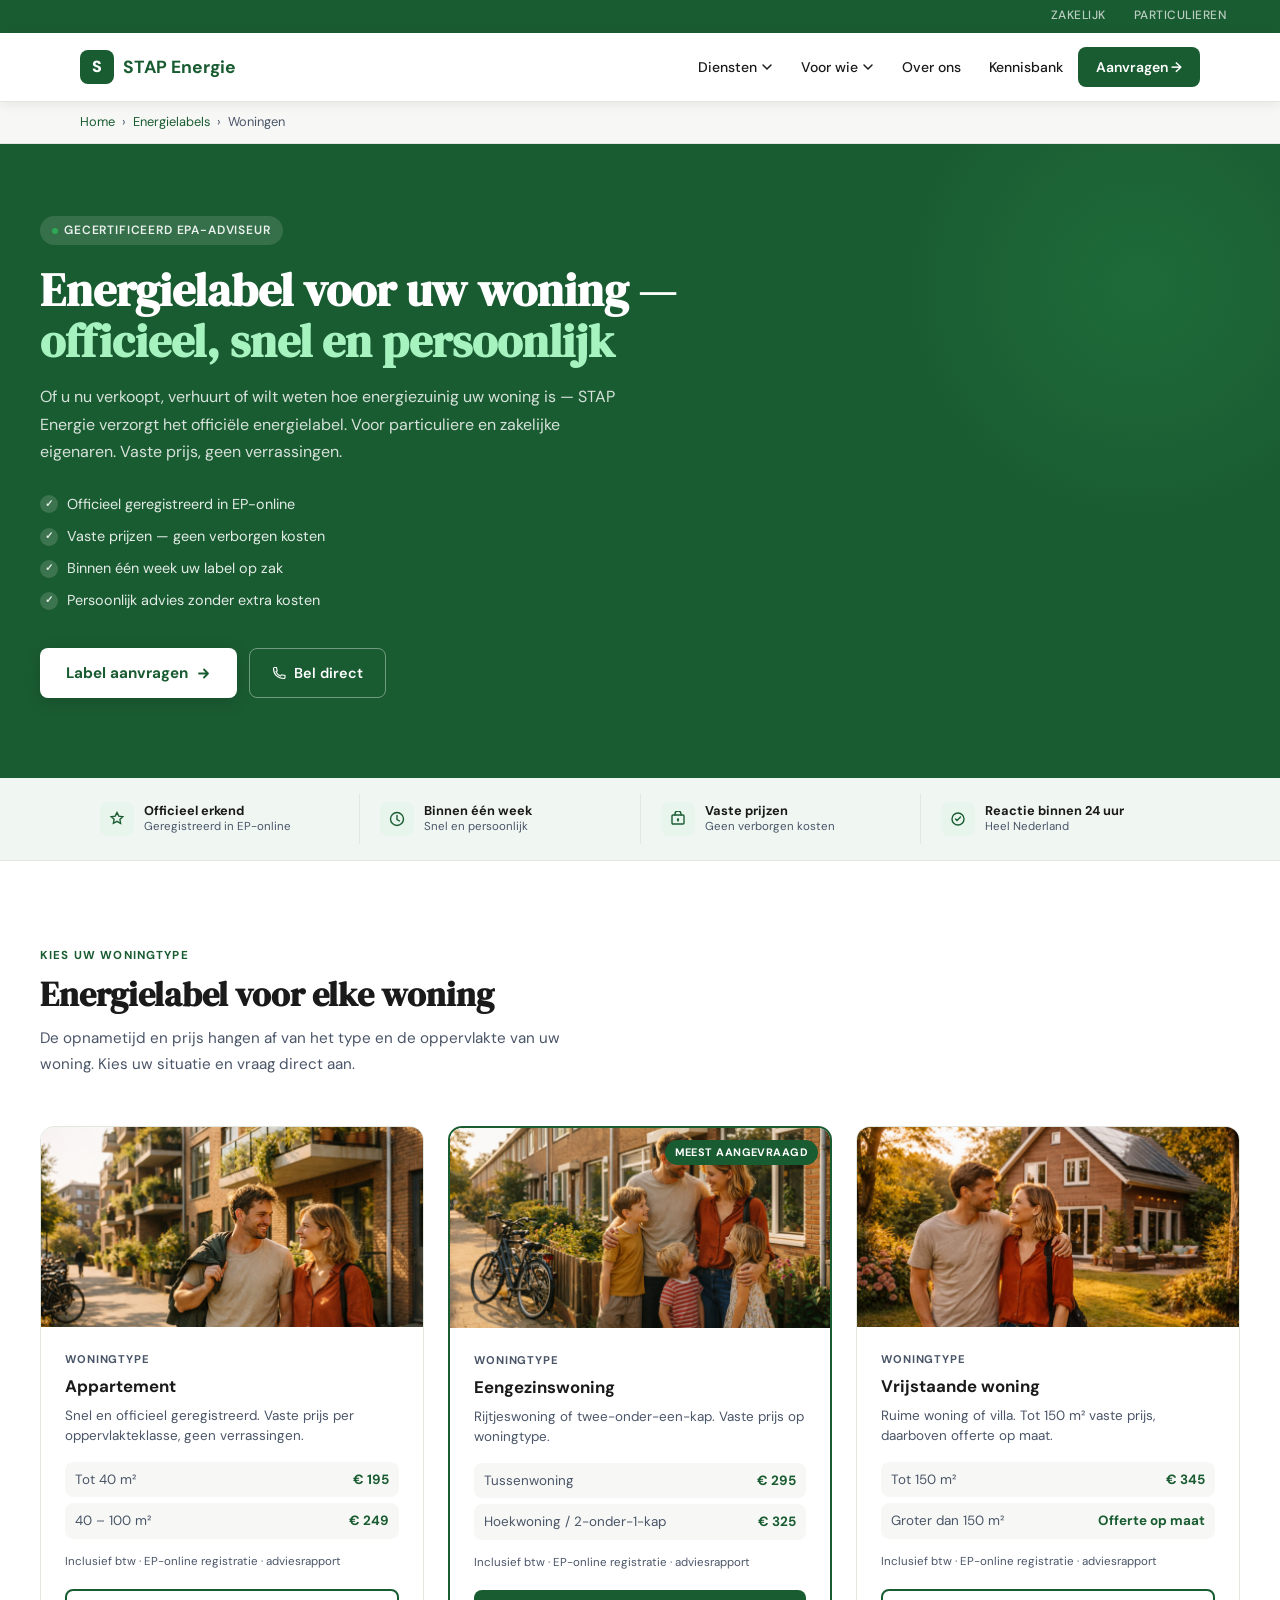
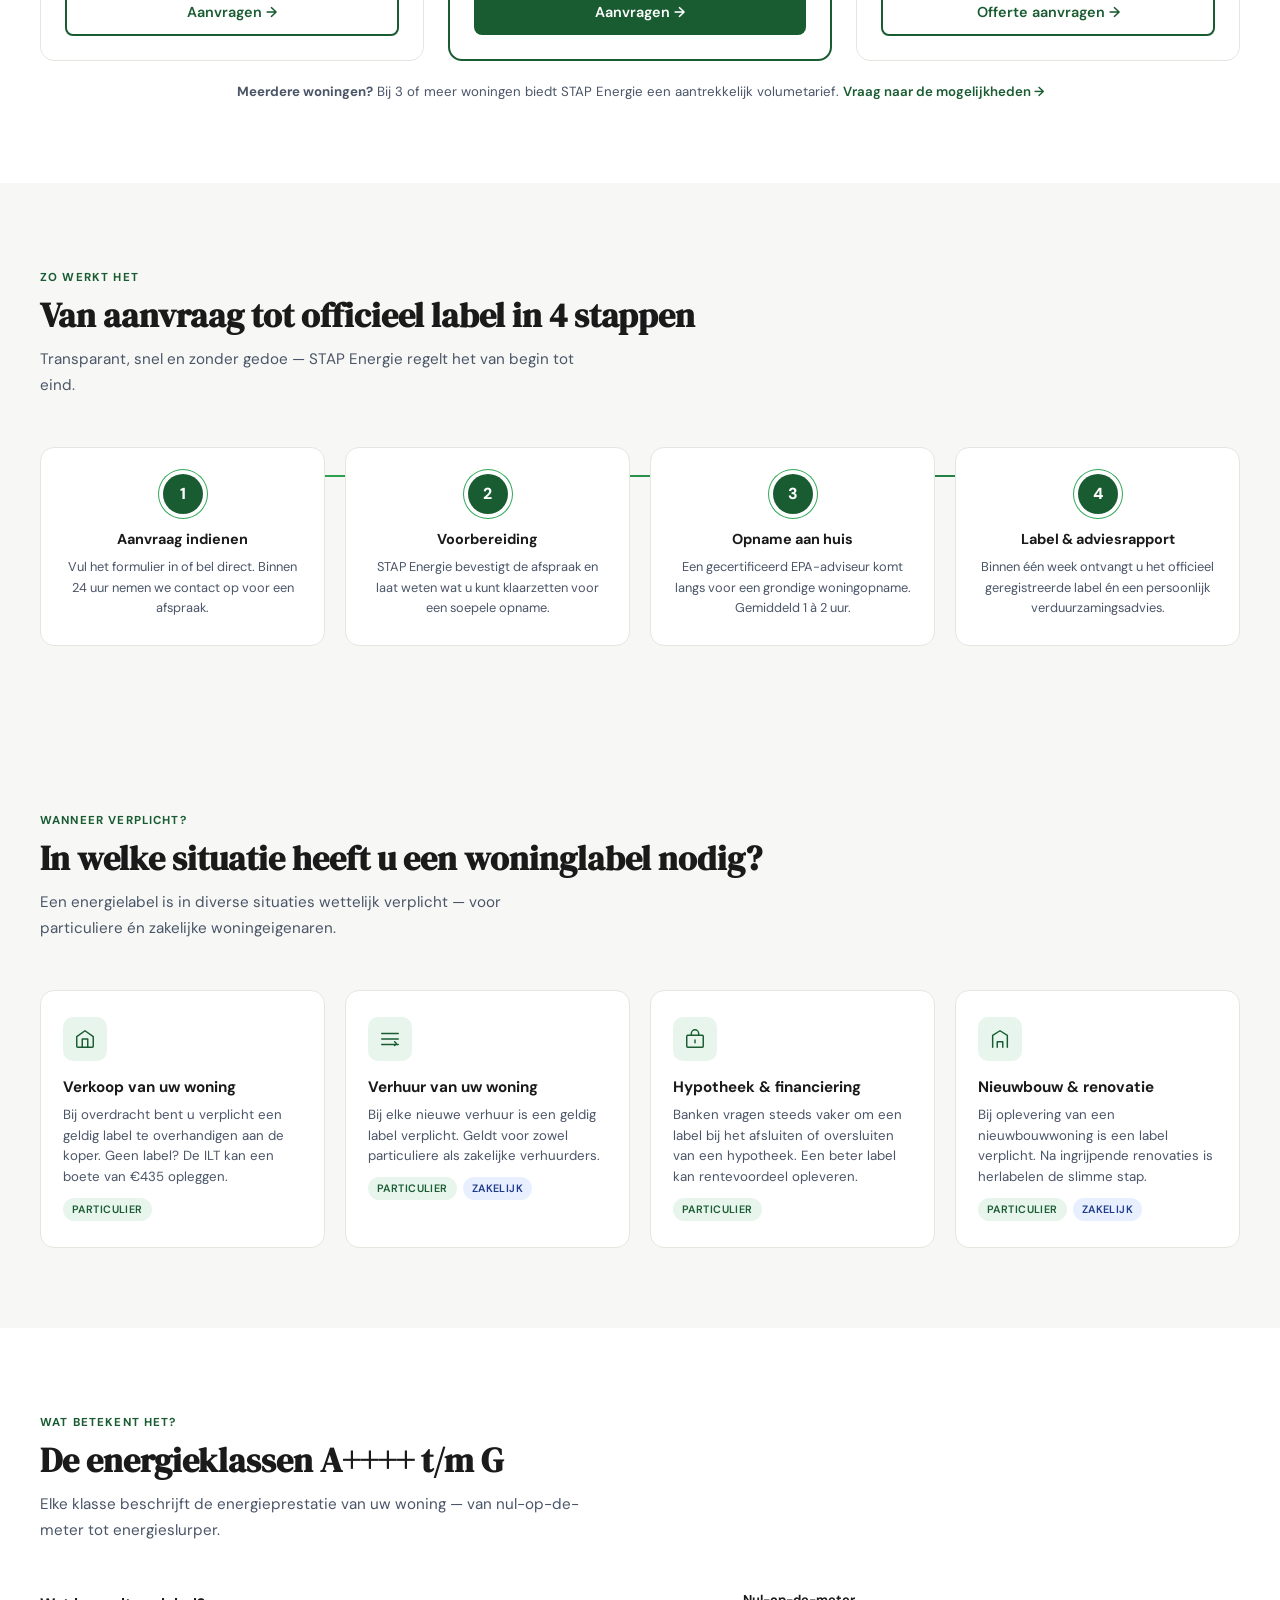
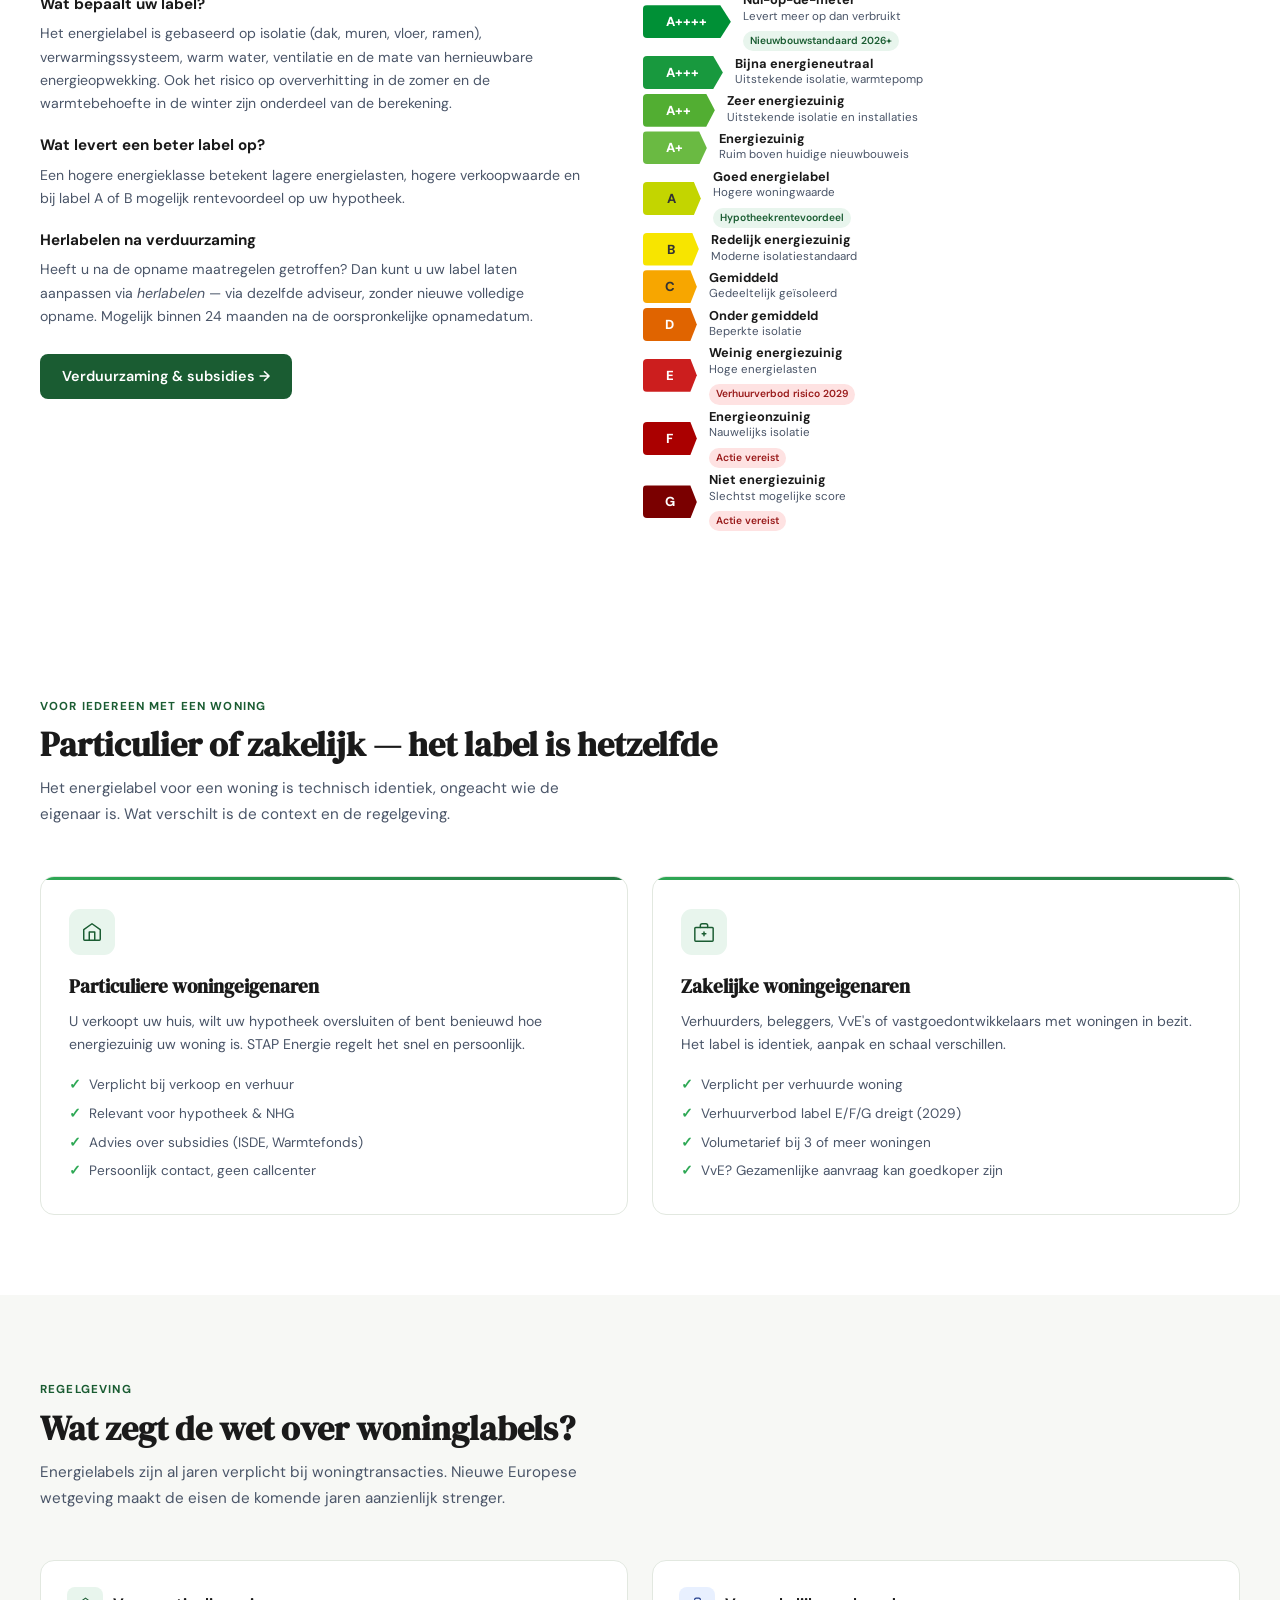
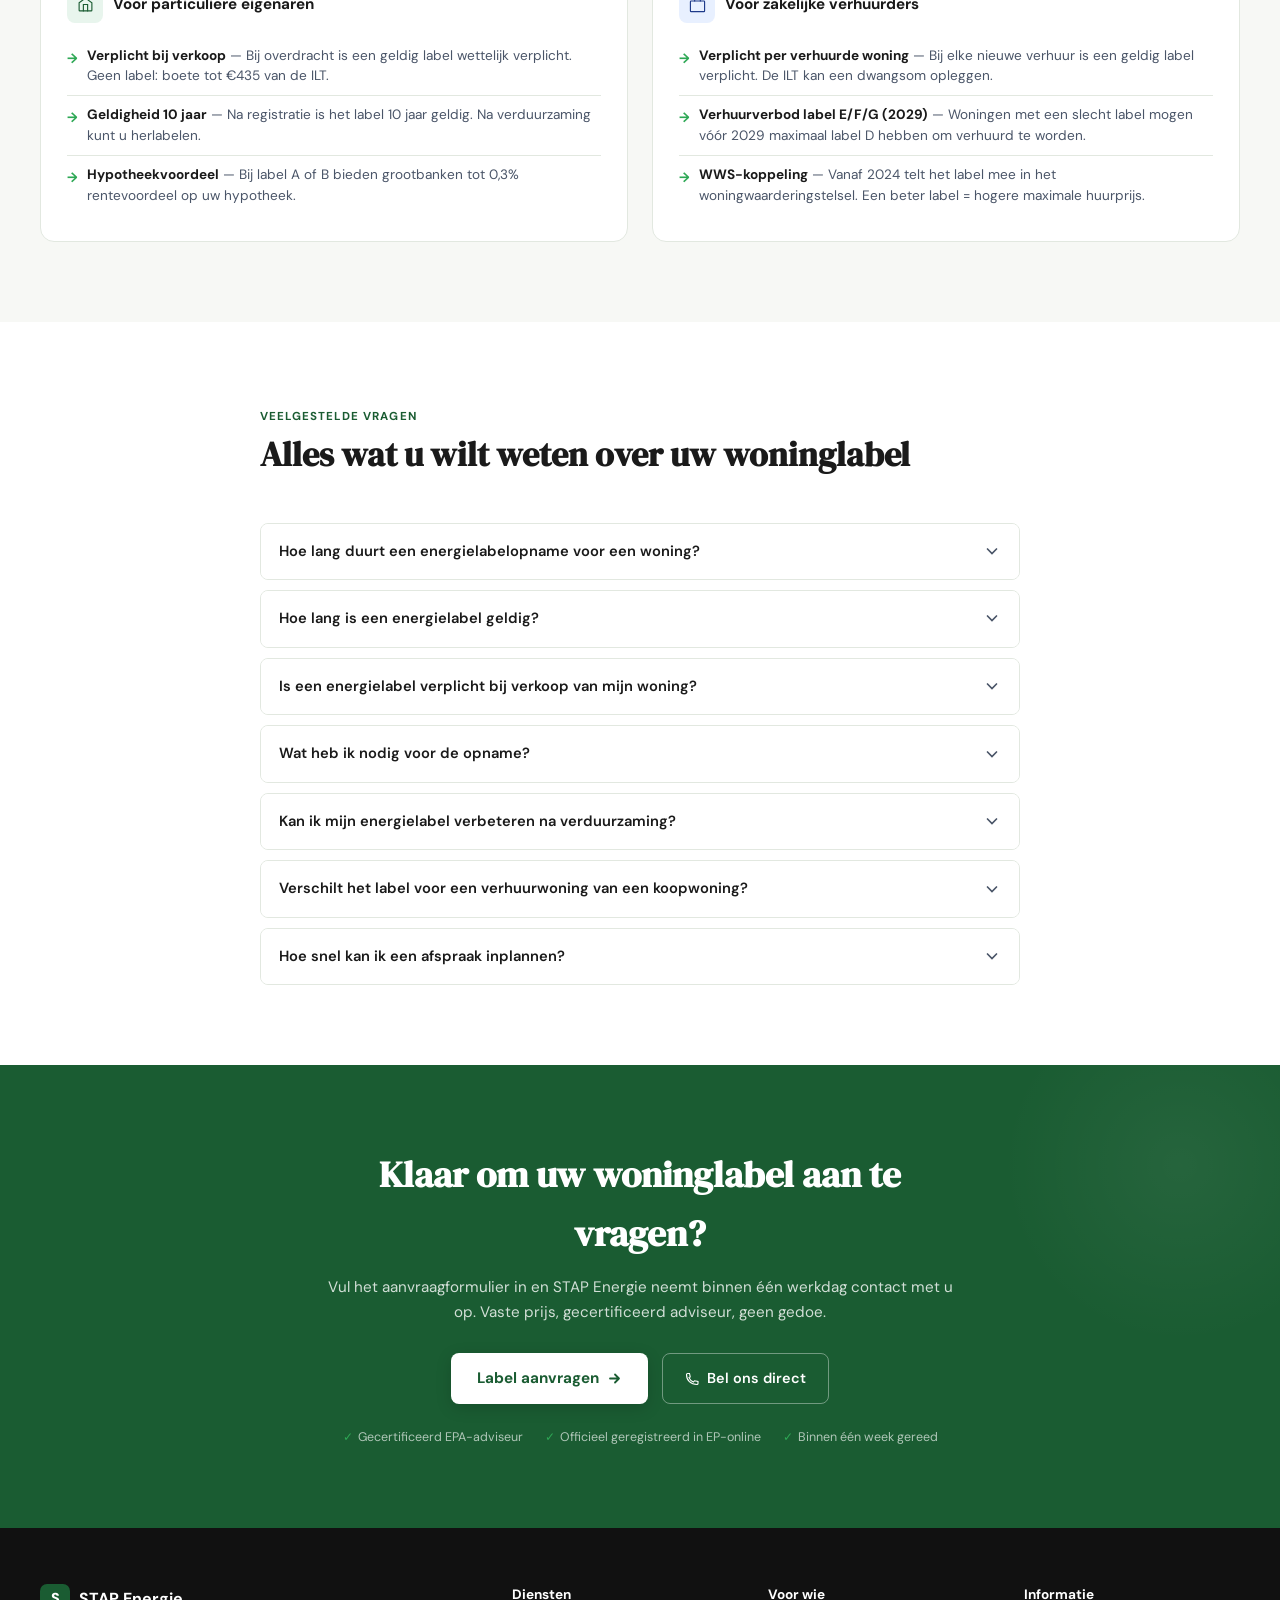
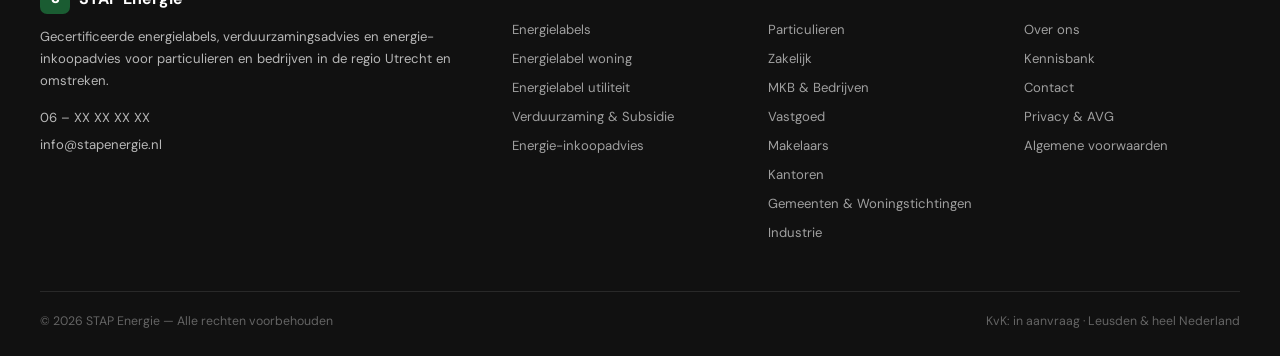
<file: energielabels/woningen/index.energielabels-woningen.html>
<!DOCTYPE html>
<html lang="nl">
<head>
  <meta charset="UTF-8">
  <meta name="viewport" content="width=device-width, initial-scale=1.0">
  <title>Energielabel Woning Aanvragen | Officieel & Gecertificeerd | STAP Energie</title>
  <meta name="description" content="Energielabel voor uw woning aanvragen? STAP Energie verzorgt officiële energielabels voor alle woningtypen — particulier én zakelijk. Vaste prijzen, snel geregeld, heel Nederland.">
  <meta name="robots" content="index, follow">
  <link rel="canonical" href="https://stapenergie.nl/energielabels/woningen/">
  <meta property="og:title" content="Energielabel Woning | STAP Energie">
  <meta property="og:description" content="Officieel energielabel voor uw woning. Vaste prijzen, binnen één week geleverd, geregistreerd in EP-online.">
  <meta property="og:type" content="website">
  <meta property="og:url" content="https://stapenergie.nl/energielabels/woningen/">

  <link rel="icon" type="image/svg+xml" href="data:image/svg+xml,<svg xmlns='http://www.w3.org/2000/svg' viewBox='0 0 32 32'><rect width='32' height='32' rx='7' fill='%231a5c32'/><text x='16' y='23' font-family='Arial Black,sans-serif' font-size='20' font-weight='900' text-anchor='middle' fill='white'>S</text></svg>">

  <link rel="preconnect" href="https://fonts.googleapis.com">
  <link rel="preconnect" href="https://fonts.gstatic.com" crossorigin>
  <link href="https://fonts.googleapis.com/css2?family=DM+Sans:ital,wght@0,400;0,500;0,700;1,400&family=DM+Serif+Display&display=swap" rel="stylesheet">

  <style>
    /* ── TOKENS ── */
    :root {
      --groen:       #1a5c32;
      --groen-mid:   #237a43;
      --groen-licht: #f0f7f2;
      --groen-card:  #e8f5ed;
      --accent:      #2ea855;
      --tekst:       #1a1a1a;
      --subtekst:    #4a5568;
      --rand:        #e2e8e0;
      --lichtgrijs:  #f7f8f5;
      --r:           8px;
      --rl:          14px;
      --shadow:      0 2px 12px rgba(0,0,0,.08);
      --shadow-lg:   0 8px 32px rgba(0,0,0,.12);
      --max:         1200px;
    }
    *, *::before, *::after { box-sizing: border-box; margin: 0; padding: 0; }
    html { scroll-behavior: smooth; }
    body { font-family: 'DM Sans', sans-serif; color: var(--tekst); background: #fff; line-height: 1.6; -webkit-font-smoothing: antialiased; }
    img { max-width: 100%; display: block; }
    a { color: inherit; text-decoration: none; }
    ul { list-style: none; }

    /* ── SEGMENT-BALK ── */

    /* ── SEGMENT-BALK ── */
    .segment-balk { background: var(--groen); display: flex; justify-content: flex-end; padding: 0 40px; }
    .segment-balk a { color: rgba(255,255,255,.7); font-size: .75rem; font-weight: 500; padding: 6px 14px; letter-spacing: .04em; text-transform: uppercase; transition: color .2s; border-bottom: 2px solid transparent; display: inline-block; }
    .segment-balk a:hover { color: #fff; border-bottom-color: var(--accent); }

    /* ── NAV ── */
    nav { position: sticky; top: 0; z-index: 100; background: #fff; border-bottom: 1px solid var(--rand); box-shadow: var(--shadow); }
    .nav-inner { max-width: var(--max); margin: 0 auto; display: flex; align-items: center; justify-content: space-between; padding: 0 40px; height: 68px; }
    .nav-logo { display: flex; align-items: center; gap: 9px; font-weight: 700; font-size: 1.1rem; color: var(--groen); }
    .nav-logo-mark { width: 34px; height: 34px; background: var(--groen); border-radius: 8px; display: flex; align-items: center; justify-content: center; color: #fff; font-weight: 900; font-size: 1rem; }
    .nav-links { display: flex; align-items: center; gap: 2px; }
    .has-dd { position: relative; }
    .has-dd > a, .nav-links > li > a { display: flex; align-items: center; gap: 4px; padding: 8px 13px; font-size: .875rem; font-weight: 500; color: var(--tekst); border-radius: var(--r); cursor: pointer; transition: background .15s, color .15s; white-space: nowrap; }
    .has-dd > a:hover, .nav-links > li > a:hover, .has-dd.open > a { background: var(--groen-licht); color: var(--groen); }
    .has-dd > a svg { transition: transform .2s; }
    .has-dd.open > a svg { transform: rotate(180deg); }
    .dropdown { position: absolute; top: calc(100% + 12px); left: 0; background: #fff; border: 1px solid var(--rand); border-radius: var(--rl); box-shadow: var(--shadow-lg); min-width: 220px; padding: 8px; opacity: 0; pointer-events: none; transform: translateY(-6px); transition: opacity .18s, transform .18s; }
    .dropdown::after { content: ''; position: absolute; top: -16px; left: 0; right: 0; height: 16px; }
    .has-dd.open .dropdown { opacity: 1; pointer-events: all; transform: translateY(0); }
    .dropdown a { display: block; padding: 9px 14px; font-size: .875rem; border-radius: var(--r); color: var(--tekst); transition: background .15s; }
    .dropdown a:hover { background: var(--groen-licht); color: var(--groen); }
    .dropdown hr { border: none; border-top: 1px solid var(--rand); margin: 4px 0; }
    .nav-cta { background: var(--groen) !important; color: #fff !important; padding: 9px 18px !important; border-radius: var(--r) !important; font-weight: 600 !important; }
    .nav-cta:hover { background: var(--groen-mid) !important; }
    .nav-toggle { display: none; background: none; border: none; cursor: pointer; padding: 8px; flex-direction: column; gap: 5px; }
    .nav-toggle span { display: block; width: 22px; height: 2px; background: var(--tekst); border-radius: 2px; transition: transform .2s, opacity .2s; }
    .nav-toggle.open span:nth-child(1) { transform: translateY(7px) rotate(45deg); }
    .nav-toggle.open span:nth-child(2) { opacity: 0; }
    .nav-toggle.open span:nth-child(3) { transform: translateY(-7px) rotate(-45deg); }

    /* ── BREADCRUMB ── */
    .breadcrumb { background: var(--lichtgrijs); border-bottom: 1px solid var(--rand); }
    .breadcrumb-inner { max-width: var(--max); margin: 0 auto; padding: 10px 40px; display: flex; align-items: center; gap: 7px; font-size: .8rem; color: var(--subtekst); }
    .breadcrumb-inner a { color: var(--groen); }
    .breadcrumb-inner a:hover { text-decoration: underline; }

    /* ── HERO ── */
    .hero { background: var(--groen); padding: 72px 40px 80px; position: relative; overflow: hidden; }
    .hero::before { content: ''; position: absolute; top: -100px; right: -100px; width: 480px; height: 480px; background: radial-gradient(circle, rgba(46,168,85,.2) 0%, transparent 70%); pointer-events: none; }
    .hero-inner { max-width: var(--max); margin: 0 auto; position: relative; z-index: 1; }
    .hero-eyebrow { display: inline-flex; align-items: center; gap: 6px; background: rgba(255,255,255,.12); color: rgba(255,255,255,.9); font-size: .75rem; font-weight: 600; letter-spacing: .07em; text-transform: uppercase; padding: 5px 12px; border-radius: 20px; margin-bottom: 20px; }
    .hero-eyebrow-dot { width: 6px; height: 6px; background: var(--accent); border-radius: 50%; }
    .hero h1 { font-family: 'DM Serif Display', serif; font-size: clamp(1.9rem, 4vw, 2.85rem); color: #fff; line-height: 1.12; margin-bottom: 16px; max-width: 700px; }
    .hero h1 em { font-style: normal; color: #a7f3c0; }
    .hero-lead { color: rgba(255,255,255,.82); font-size: 1rem; line-height: 1.7; max-width: 580px; margin-bottom: 28px; }
    .hero-usps { display: flex; flex-direction: column; gap: 9px; margin-bottom: 36px; }
    .hero-usp { display: flex; align-items: center; gap: 9px; color: rgba(255,255,255,.88); font-size: .9rem; }
    .hero-usp-vink { width: 18px; height: 18px; flex-shrink: 0; background: rgba(255,255,255,.15); border-radius: 50%; display: flex; align-items: center; justify-content: center; font-size: .65rem; font-weight: 700; }
    .hero-ctas { display: flex; gap: 12px; flex-wrap: wrap; }

    /* ── KNOPPEN (exact /energielabels/ stijl) ── */
    .btn-primair { display: inline-flex; align-items: center; gap: 8px; background: #fff; color: var(--groen); font-weight: 700; font-size: .95rem; padding: 13px 26px; border-radius: var(--r); box-shadow: 0 4px 16px rgba(0,0,0,.15); transition: transform .2s, box-shadow .2s; }
    .btn-primair:hover { transform: translateY(-2px); box-shadow: 0 8px 24px rgba(0,0,0,.2); }
    .btn-sec { display: inline-flex; align-items: center; gap: 8px; border: 1.5px solid rgba(255,255,255,.38); color: #fff; font-weight: 600; font-size: .9rem; padding: 12px 22px; border-radius: var(--r); transition: border-color .2s, background .2s; }
    .btn-sec:hover { border-color: #fff; background: rgba(255,255,255,.08); }
    .btn-groen { display: inline-flex; align-items: center; justify-content: center; gap: 8px; background: var(--groen); color: #fff; font-weight: 600; font-size: .9rem; padding: 11px 22px; border-radius: var(--r); transition: background .2s, transform .2s; width: 100%; }
    .btn-groen:hover { background: var(--groen-mid); transform: translateY(-1px); }
    .btn-groen-outline { display: inline-flex; align-items: center; justify-content: center; gap: 8px; border: 2px solid var(--groen); color: var(--groen); font-weight: 600; font-size: .9rem; padding: 10px 22px; border-radius: var(--r); transition: background .2s; width: 100%; }
    .btn-groen-outline:hover { background: var(--groen-licht); }

    /* ── TRUST-BALK ── */
    .trust-balk { background: var(--groen-licht); border-bottom: 1px solid var(--rand); }
    .trust-inner { max-width: var(--max); margin: 0 auto; padding: 16px 40px; display: flex; align-items: stretch; flex-wrap: wrap; }
    .trust-item { display: flex; align-items: center; gap: 10px; flex: 1; min-width: 180px; padding: 8px 20px; border-right: 1px solid var(--rand); }
    .trust-item:last-child { border-right: none; }
    .trust-icon { width: 34px; height: 34px; background: var(--groen-card); border-radius: 8px; display: flex; align-items: center; justify-content: center; flex-shrink: 0; }
    .trust-icon svg { width: 16px; height: 16px; }
    .trust-label { font-size: .8rem; font-weight: 700; color: var(--tekst); line-height: 1.2; }
    .trust-sub { font-size: .72rem; color: var(--subtekst); }

    /* ── SECTIES ── */
    .sectie { padding: 80px 40px; }
    #prijzen { scroll-margin-top: 80px; }
    .sectie-wit { background: #fff; }
    .sectie-grijs { background: var(--lichtgrijs); }
    .sectie-inner { max-width: var(--max); margin: 0 auto; }
    .sectie-label { display: inline-block; font-size: .72rem; font-weight: 700; letter-spacing: .1em; text-transform: uppercase; color: var(--groen); margin-bottom: 8px; }
    .sectie-titel { font-family: 'DM Serif Display', serif; font-size: clamp(1.5rem, 3vw, 2.1rem); color: var(--tekst); line-height: 1.2; margin-bottom: 12px; }
    .sectie-intro { color: var(--subtekst); font-size: .95rem; max-width: 540px; line-height: 1.7; margin-bottom: 48px; }

    /* ── WONINGTYPE CARDS — /particulieren/ stijl ── */
    .woning-grid { display: grid; grid-template-columns: repeat(3, 1fr); gap: 24px; }
    .woning-card { background: #fff; border: 1px solid var(--rand); border-radius: var(--rl); overflow: hidden; position: relative; transition: box-shadow .2s, transform .2s; display: flex; flex-direction: column; }
    .woning-card:hover { box-shadow: var(--shadow-lg); transform: translateY(-4px); }
    .woning-card.populair { border: 2px solid var(--groen); }
    .woning-badge { position: absolute; top: 12px; right: 12px; z-index: 2; background: var(--groen); color: #fff; font-size: .68rem; font-weight: 700; letter-spacing: .04em; text-transform: uppercase; padding: 4px 10px; border-radius: 20px; }
    .woning-foto { width: 100%; height: 200px; object-fit: cover; object-position: center; display: block; }
    .woning-body { padding: 24px; display: flex; flex-direction: column; flex: 1; }
    .woning-type { font-size: .7rem; font-weight: 700; letter-spacing: .08em; text-transform: uppercase; color: var(--subtekst); margin-bottom: 4px; }
    .woning-body h3 { font-size: 1.05rem; font-weight: 700; color: var(--tekst); margin-bottom: 6px; }
    .woning-omschr { font-size: .84rem; color: var(--subtekst); line-height: 1.5; margin-bottom: 16px; }
    .woning-prijzen { display: flex; flex-direction: column; gap: 6px; margin-bottom: 14px; }
    .woning-prijs-rij { display: flex; justify-content: space-between; align-items: center; padding: 7px 10px; background: var(--lichtgrijs); border-radius: var(--r); font-size: .84rem; }
    .woning-prijs-rij-label { color: var(--subtekst); }
    .woning-prijs-rij-bedrag { font-weight: 700; color: var(--groen); }
    .woning-incl { font-size: .72rem; color: var(--subtekst); margin-bottom: 18px; }
    .woning-cta { margin-top: auto; }
    .prijzen-noot { margin-top: 20px; text-align: center; font-size: .83rem; color: var(--subtekst); }
    .prijzen-noot a { color: var(--groen); font-weight: 600; }

    /* ── SITUATIES ── */
    .situaties-grid { display: grid; grid-template-columns: repeat(4, 1fr); gap: 20px; }
    .situatie-card { background: #fff; border: 1px solid var(--rand); border-radius: var(--rl); padding: 26px 22px; transition: box-shadow .2s, transform .2s, border-color .2s; }
    .situatie-card:hover { box-shadow: var(--shadow-lg); transform: translateY(-3px); border-color: var(--accent); }
    .situatie-icon { width: 44px; height: 44px; background: var(--groen-card); border-radius: 10px; display: flex; align-items: center; justify-content: center; margin-bottom: 14px; }
    .situatie-icon svg { width: 22px; height: 22px; }
    .situatie-card h3 { font-size: .95rem; font-weight: 700; margin-bottom: 6px; }
    .situatie-card p { font-size: .83rem; color: var(--subtekst); line-height: 1.55; }
    .situatie-tags { display: flex; gap: 6px; flex-wrap: wrap; margin-top: 10px; }
    .tag { font-size: .67rem; font-weight: 600; letter-spacing: .04em; text-transform: uppercase; padding: 3px 9px; border-radius: 20px; }
    .tag-groen { background: var(--groen-card); color: var(--groen); }
    .tag-blauw { background: #e8f0ff; color: #1e3a8a; }

    /* ── LABELSCHAAL ── */
    .labelschaal-layout { display: grid; grid-template-columns: 1fr 1.1fr; gap: 60px; align-items: start; }
    .labelschaal-uitleg h3 { font-size: .95rem; font-weight: 700; margin-bottom: 6px; }
    .labelschaal-uitleg p { font-size: .88rem; color: var(--subtekst); line-height: 1.65; margin-bottom: 18px; }
    .label-lijst { display: flex; flex-direction: column; gap: 4px; }
    .label-rij { display: flex; align-items: center; gap: 12px; }
    .label-pijl { display: flex; align-items: center; justify-content: center; color: #fff; font-weight: 800; font-size: .82rem; padding: 6px 0; border-radius: 4px 0 0 4px; clip-path: polygon(0 0, 88% 0, 100% 50%, 88% 100%, 0 100%); flex-shrink: 0; }
    .lp-a4 { background: #009036; width: 88px; }
    .lp-a3 { background: #18993e; width: 80px; }
    .lp-a2 { background: #52ae32; width: 72px; }
    .lp-a1 { background: #6aba42; width: 64px; }
    .lp-a  { background: #c3d500; color: #333; width: 58px; }
    .lp-b  { background: #f7e500; color: #333; width: 56px; }
    .lp-c  { background: #f7a600; color: #333; width: 54px; }
    .lp-d  { background: #e06400; width: 54px; }
    .lp-e  { background: #cc1e1e; width: 54px; }
    .lp-f  { background: #aa0000; width: 54px; }
    .lp-g  { background: #7a0000; width: 54px; }
    .label-info { flex: 1; }
    .label-info-titel { font-size: .8rem; font-weight: 700; color: var(--tekst); line-height: 1.2; }
    .label-info-sub { font-size: .72rem; color: var(--subtekst); }
    .label-tag { display: inline-block; margin-top: 2px; font-size: .64rem; font-weight: 600; padding: 2px 7px; border-radius: 20px; }
    .lt-groen { background: var(--groen-card); color: var(--groen); }
    .lt-rood { background: #fee2e2; color: #991b1b; }

    /* ── WERKWIJZE ── */
    .stappen-grid { display: grid; grid-template-columns: repeat(4, 1fr); gap: 20px; position: relative; }
    .stappen-grid::before { content: ''; position: absolute; top: 28px; left: calc(12.5% + 14px); right: calc(12.5% + 14px); height: 2px; background: linear-gradient(90deg, var(--accent), var(--groen-mid)); }
    .stap { background: #fff; border: 1px solid var(--rand); border-radius: var(--rl); padding: 26px 20px; text-align: center; position: relative; z-index: 1; transition: box-shadow .2s; }
    .stap:hover { box-shadow: var(--shadow-lg); }
    .stap-nr { width: 40px; height: 40px; background: var(--groen); color: #fff; font-weight: 800; font-size: 1rem; border-radius: 50%; display: flex; align-items: center; justify-content: center; margin: 0 auto 14px; box-shadow: 0 0 0 4px #fff, 0 0 0 5px var(--accent); }
    .stap h3 { font-size: .9rem; font-weight: 700; margin-bottom: 6px; }
    .stap p { font-size: .8rem; color: var(--subtekst); line-height: 1.6; }

    /* ── DOELGROEPEN ── */
    .doelgroepen-grid { display: grid; grid-template-columns: 1fr 1fr; gap: 24px; }
    .doelgroep-card { border: 1px solid var(--rand); border-radius: var(--rl); padding: 32px 28px; position: relative; overflow: hidden; transition: box-shadow .2s, transform .2s; }
    .doelgroep-card:hover { box-shadow: var(--shadow-lg); transform: translateY(-3px); }
    .doelgroep-card::before { content: ''; position: absolute; top: 0; left: 0; right: 0; height: 3px; background: linear-gradient(90deg, var(--accent), var(--groen-mid)); }
    .doelgroep-icon { width: 46px; height: 46px; background: var(--groen-card); border-radius: 11px; display: flex; align-items: center; justify-content: center; margin-bottom: 16px; }
    .doelgroep-icon svg { width: 22px; height: 22px; }
    .doelgroep-card h3 { font-family: 'DM Serif Display', serif; font-size: 1.2rem; margin-bottom: 8px; }
    .doelgroep-card p { font-size: .88rem; color: var(--subtekst); line-height: 1.65; margin-bottom: 18px; }
    .check-lijst { display: flex; flex-direction: column; gap: 7px; }
    .check-item { display: flex; align-items: flex-start; gap: 8px; font-size: .85rem; color: var(--subtekst); }
    .check-vink { color: var(--accent); font-weight: 700; flex-shrink: 0; }

    /* ── WETGEVING ── */
    .wetgeving-grid { display: grid; grid-template-columns: 1fr 1fr; gap: 24px; }
    .wet-blok { background: #fff; border: 1px solid var(--rand); border-radius: var(--rl); padding: 26px; }
    .wet-head { display: flex; align-items: center; gap: 10px; margin-bottom: 14px; }
    .wet-icon { width: 36px; height: 36px; border-radius: 8px; display: flex; align-items: center; justify-content: center; flex-shrink: 0; }
    .wet-icon svg { width: 17px; height: 17px; }
    .wet-icon-groen { background: var(--groen-card); }
    .wet-icon-blauw { background: #e8f0ff; }
    .wet-blok h3 { font-size: .95rem; font-weight: 700; }
    .wet-rij { display: flex; align-items: flex-start; gap: 9px; padding: 9px 0; border-bottom: 1px solid var(--rand); font-size: .85rem; }
    .wet-rij:last-child { border-bottom: none; }
    .wet-dot { color: var(--accent); font-weight: 700; flex-shrink: 0; margin-top: 2px; }
    .wet-rij p { color: var(--subtekst); line-height: 1.5; }
    .wet-rij strong { color: var(--tekst); }
    /* ── FAQ ── */
    .faq-inner { max-width: 760px; margin: 0 auto; }
    .faq-lijst { margin-top: 48px; display: flex; flex-direction: column; gap: 10px; }
    .faq-item { border: 1px solid var(--rand); border-radius: var(--r); overflow: hidden; }
    .faq-vraag { display: flex; justify-content: space-between; align-items: center; padding: 16px 18px; cursor: pointer; font-weight: 600; font-size: .92rem; background: #fff; gap: 12px; transition: background .15s; }
    .faq-vraag:hover { background: var(--lichtgrijs); }
    .faq-vraag.open { background: var(--groen-licht); color: var(--groen); }
    .faq-pijl { flex-shrink: 0; transition: transform .2s; color: var(--subtekst); }
    .faq-vraag.open .faq-pijl { transform: rotate(180deg); color: var(--groen); }
    .faq-antwoord { display: none; padding: 0 18px 16px; font-size: .85rem; color: var(--subtekst); line-height: 1.7; }
    .faq-antwoord.open { display: block; }
    .faq-antwoord ul { padding-left: 18px; margin-top: 8px; list-style: disc; }
    .faq-antwoord ul li { margin-bottom: 4px; }

    /* ── CTA ── */
    .cta-sectie { background: var(--groen); padding: 80px 40px; text-align: center; position: relative; overflow: hidden; }
    .cta-sectie::before { content: ''; position: absolute; top: -80px; right: -80px; width: 360px; height: 360px; background: radial-gradient(circle, rgba(255,255,255,.05) 0%, transparent 70%); }
    .cta-inner { max-width: 640px; margin: 0 auto; position: relative; z-index: 1; }
    .cta-inner h2 { font-family: 'DM Serif Display', serif; font-size: clamp(1.7rem, 3vw, 2.3rem); color: #fff; margin-bottom: 12px; }
    .cta-inner p { color: rgba(255,255,255,.8); font-size: .95rem; margin-bottom: 28px; line-height: 1.65; }
    .cta-knoppen { display: flex; gap: 14px; justify-content: center; flex-wrap: wrap; }
    .cta-garanties { margin-top: 24px; display: flex; justify-content: center; gap: 22px; flex-wrap: wrap; }
    .cta-garantie { display: flex; align-items: center; gap: 5px; color: rgba(255,255,255,.65); font-size: .78rem; }
    .cta-vink { color: var(--accent); }

    /* ── FOOTER ── */
    footer { background: #111; color: rgba(255,255,255,.7); padding: 56px 40px 24px; }
    .footer-inner { max-width: var(--max); margin: 0 auto; }
    .footer-grid { display: grid; grid-template-columns: 2fr 1fr 1fr 1fr; gap: 40px; margin-bottom: 40px; }
    .footer-logo { display: flex; align-items: center; gap: 9px; margin-bottom: 12px; }
    .footer-logo-mark { width: 30px; height: 30px; background: var(--groen); border-radius: 7px; display: flex; align-items: center; justify-content: center; color: #fff; font-weight: 900; font-size: .9rem; }
    .footer-logo-naam { color: #fff; font-weight: 700; font-size: 1rem; }
    .footer-beschr { font-size: .82rem; line-height: 1.7; margin-bottom: 14px; }
    .footer-contact { font-size: .82rem; display: flex; flex-direction: column; gap: 6px; }
    .footer-contact a { color: rgba(255,255,255,.7); transition: color .2s; }
    .footer-contact a:hover { color: var(--accent); }
    .footer-col h4 { color: #fff; font-weight: 700; font-size: .85rem; margin-bottom: 14px; }
    .footer-col a { display: block; color: rgba(255,255,255,.6); font-size: .82rem; margin-bottom: 8px; transition: color .2s; }
    .footer-col a:hover { color: var(--accent); }
    .footer-bodem { border-top: 1px solid rgba(255,255,255,.1); padding-top: 20px; display: flex; justify-content: space-between; align-items: center; flex-wrap: wrap; gap: 10px; font-size: .77rem; color: rgba(255,255,255,.35); }
    .footer-bodem a { color: rgba(255,255,255,.35); }
    .footer-bodem a:hover { color: rgba(255,255,255,.65); }

    /* ── RESPONSIVE ── */
    @media (max-width: 900px) {
      .nav-links { display: none; }
      .nav-toggle { display: flex; }
      .nav-links.open { display: flex; flex-direction: column; position: absolute; top: 100%; left: 0; right: 0; background: #fff; border-bottom: 1px solid var(--rand); padding: 12px 16px; gap: 2px; box-shadow: var(--shadow-lg); }
      .nav-links.open li > a { padding: 10px 12px; font-size: .9rem; border-radius: var(--r); }
      .has-dd.open .dropdown { position: static; box-shadow: none; border: none; padding-left: 12px; opacity: 1; pointer-events: all; transform: none; }
      .hero { padding: 48px 24px 56px; }
      .trust-inner { padding: 12px 24px; }
      .trust-item { min-width: 140px; padding: 6px 10px; }
      .situaties-grid { grid-template-columns: 1fr 1fr; }
      .woning-grid { grid-template-columns: 1fr 1fr; }
      .stappen-grid { grid-template-columns: 1fr 1fr; }
      .stappen-grid::before { display: none; }
      .doelgroepen-grid { grid-template-columns: 1fr; }
      .wetgeving-grid { grid-template-columns: 1fr; }
      .labelschaal-layout { grid-template-columns: 1fr; gap: 36px; }
      .footer-grid { grid-template-columns: 1fr 1fr; gap: 28px; }
      .sectie { padding: 56px 24px; }
      .breadcrumb-inner { padding: 10px 24px; }
      .segment-balk { padding: 0 20px; }
    }
    @media (max-width: 480px) {
      .situaties-grid, .woning-grid, .stappen-grid, .footer-grid { grid-template-columns: 1fr; }
      .hero-ctas, .cta-knoppen { flex-direction: column; align-items: flex-start; }
      .cta-knoppen { align-items: center; }
      .trust-inner { flex-direction: column; }
      .trust-item { border-right: none; border-bottom: 1px solid var(--rand); min-width: unset; width: 100%; }
      .trust-item:last-child { border-bottom: none; }
      .nav-inner { padding: 0 20px; }
    }
  </style>

  <script type="application/ld+json">
  {"@context":"https://schema.org","@type":"Service","name":"Energielabel Woning","description":"Officieel geregistreerd energielabel voor alle woningtypen. Vaste prijzen, snel geleverd, heel Nederland.","provider":{"@type":"LocalBusiness","name":"STAP Energie","url":"https://stapenergie.nl","telephone":"06-XX XX XX XX","email":"info@stapenergie.nl","address":{"@type":"PostalAddress","addressRegion":"Utrecht","addressCountry":"NL"}},"serviceType":"Energielabel Woning","offers":[{"@type":"Offer","name":"Appartement tot 40m²","price":"195","priceCurrency":"EUR"},{"@type":"Offer","name":"Appartement 40–100m²","price":"249","priceCurrency":"EUR"},{"@type":"Offer","name":"Eengezinswoning tussenwoning","price":"295","priceCurrency":"EUR"},{"@type":"Offer","name":"Hoekwoning / 2-onder-1-kap","price":"325","priceCurrency":"EUR"},{"@type":"Offer","name":"Vrijstaande woning tot 150m²","price":"345","priceCurrency":"EUR"}]}
  </script>
  <script type="application/ld+json">
  {"@context":"https://schema.org","@type":"FAQPage","mainEntity":[{"@type":"Question","name":"Hoe lang duurt een energielabelopname voor een woning?","acceptedAnswer":{"@type":"Answer","text":"Een opname duurt gemiddeld 1 à 2 uur. Het definitieve label is binnen één week beschikbaar."}},{"@type":"Question","name":"Hoe lang is een energielabel geldig?","acceptedAnswer":{"@type":"Answer","text":"Een energielabel voor een woning is 10 jaar geldig na registratie in EP-online."}},{"@type":"Question","name":"Is een energielabel verplicht bij verkoop?","acceptedAnswer":{"@type":"Answer","text":"Ja. Bij overdracht aan de koper is een geldig energielabel wettelijk verplicht. Zonder label riskeert u een boete van €435 van de ILT."}}]}
  </script>
</head>
<body>

<!-- SEGMENT-BALK — neutraal -->
<div class="segment-balk">
  <a href="/zakelijk/">Zakelijk</a>
  <a href="/particulieren/">Particulieren</a>
</div>

<!-- NAV -->
<nav>
  <div class="nav-inner">
    <a href="/" class="nav-logo">
      <div class="nav-logo-mark">S</div>
      STAP Energie
    </a>
    <ul class="nav-links" id="nav-links">
      <li class="has-dd">
        <a href="#">Diensten <svg width="12" height="12" viewBox="0 0 12 12" fill="none"><path d="M2 4l4 4 4-4" stroke="currentColor" stroke-width="1.5" stroke-linecap="round"/></svg></a>
        <div class="dropdown">
          <a href="/energielabels/">Energielabels</a>
          <a href="/verduurzaming-subsidie/">Verduurzaming &amp; Subsidie</a>
          <a href="/energie-inkoop-advies/">Energie-inkoopadvies</a>
        </div>
      </li>
      <li class="has-dd">
        <a href="#">Voor wie <svg width="12" height="12" viewBox="0 0 12 12" fill="none"><path d="M2 4l4 4 4-4" stroke="currentColor" stroke-width="1.5" stroke-linecap="round"/></svg></a>
        <div class="dropdown">
          <a href="/zakelijk/">Zakelijk</a>
          <a href="/particulieren/">Particulieren</a>
          <hr>
          <a href="/mkb/">MKB &amp; Bedrijven</a>
          <a href="/vastgoed/">Vastgoed</a>
          <a href="/makelaars/">Makelaars</a>
          <a href="/kantoren/">Kantoren</a>
          <a href="/gemeenten-woningstichtingen/">Gemeenten &amp; Woningstichtingen</a>
          <a href="/industrie/">Industrie</a>
        </div>
      </li>
      <li><a href="/over-ons/">Over ons</a></li>
      <li><a href="/kennisbank/">Kennisbank</a></li>
      <li><a href="/energielabels/#aanvraag" class="nav-cta">Aanvragen →</a></li>
    </ul>
    <button class="nav-toggle" id="nav-toggle" aria-label="Menu openen">
      <span></span><span></span><span></span>
    </button>
  </div>
</nav>

<!-- BREADCRUMB -->
<div class="breadcrumb">
  <div class="breadcrumb-inner">
    <a href="/">Home</a> <span>›</span>
    <a href="/energielabels/">Energielabels</a> <span>›</span>
    <span>Woningen</span>
  </div>
</div>

<!-- HERO -->
<section class="hero">
  <div class="hero-inner">
    <div class="hero-eyebrow"><div class="hero-eyebrow-dot"></div> Gecertificeerd EPA-adviseur</div>
    <h1>Energielabel voor uw woning —<br><em>officieel, snel en persoonlijk</em></h1>
    <p class="hero-lead">Of u nu verkoopt, verhuurt of wilt weten hoe energiezuinig uw woning is — STAP Energie verzorgt het officiële energielabel. Voor particuliere en zakelijke eigenaren. Vaste prijs, geen verrassingen.</p>
    <div class="hero-usps">
      <div class="hero-usp"><div class="hero-usp-vink">✓</div> Officieel geregistreerd in EP-online</div>
      <div class="hero-usp"><div class="hero-usp-vink">✓</div> Vaste prijzen — geen verborgen kosten</div>
      <div class="hero-usp"><div class="hero-usp-vink">✓</div> Binnen één week uw label op zak</div>
      <div class="hero-usp"><div class="hero-usp-vink">✓</div> Persoonlijk advies zonder extra kosten</div>
    </div>
    <div class="hero-ctas">
      <a href="#prijzen" class="btn-primair">Label aanvragen <svg width="15" height="15" viewBox="0 0 15 15" fill="none"><path d="M3 7.5h9M8 3.5l4 4-4 4" stroke="currentColor" stroke-width="1.8" stroke-linecap="round" stroke-linejoin="round"/></svg></a>
      <a href="tel:06XXXXXXXX" class="btn-sec"><svg width="14" height="14" viewBox="0 0 14 14" fill="none"><path d="M1.5 2.5a1 1 0 011-1h2l.75 3.5-1.25.625a8 8 0 004.375 4.375L9.5 8.75l3.5.75v2A1 1 0 0112 12.5C5.648 12.5 1.5 8.352 1.5 2.5z" stroke="currentColor" stroke-width="1.1" stroke-linecap="round"/></svg> Bel direct</a>
    </div>
  </div>
</section>

<!-- TRUST-BALK -->
<div class="trust-balk">
  <div class="trust-inner">
    <div class="trust-item">
      <div class="trust-icon"><svg viewBox="0 0 16 16" fill="none" stroke="#1a5c32" stroke-width="1.4" stroke-linecap="round"><path d="M8 1.5l1.8 3.6 4 .6-2.9 2.8.7 4L8 10.4l-3.6 1.9.7-4L2.2 5.7l4-.6z"/></svg></div>
      <div><div class="trust-label">Officieel erkend</div><div class="trust-sub">Geregistreerd in EP-online</div></div>
    </div>
    <div class="trust-item">
      <div class="trust-icon"><svg viewBox="0 0 16 16" fill="none" stroke="#1a5c32" stroke-width="1.4" stroke-linecap="round"><circle cx="8" cy="8" r="6.5"/><path d="M8 4.5v4l2.5 1.5"/></svg></div>
      <div><div class="trust-label">Binnen één week</div><div class="trust-sub">Snel en persoonlijk</div></div>
    </div>
    <div class="trust-item">
      <div class="trust-icon"><svg viewBox="0 0 16 16" fill="none" stroke="#1a5c32" stroke-width="1.4" stroke-linecap="round"><rect x="2" y="4" width="12" height="9" rx="1"/><path d="M5 4V3a3 3 0 016 0v1"/><path d="M8 9v1"/><circle cx="8" cy="8.5" r=".5" fill="#1a5c32"/></svg></div>
      <div><div class="trust-label">Vaste prijzen</div><div class="trust-sub">Geen verborgen kosten</div></div>
    </div>
    <div class="trust-item">
      <div class="trust-icon"><svg viewBox="0 0 16 16" fill="none" stroke="#1a5c32" stroke-width="1.4" stroke-linecap="round"><path d="M2 8c0-3.3 2.7-6 6-6s6 2.7 6 6-2.7 6-6 6-6-2.7-6-6z"/><path d="M5.5 8l1.5 1.5 3.5-3.5"/></svg></div>
      <div><div class="trust-label">Reactie binnen 24 uur</div><div class="trust-sub">Heel Nederland</div></div>
    </div>
  </div>
</div>

<!-- WONINGTYPE CARDS -->
<section class="sectie sectie-wit" id="prijzen">
  <div class="sectie-inner">
    <span class="sectie-label">Kies uw woningtype</span>
    <h2 class="sectie-titel">Energielabel voor elke woning</h2>
    <p class="sectie-intro">De opnametijd en prijs hangen af van het type en de oppervlakte van uw woning. Kies uw situatie en vraag direct aan.</p>
    <div class="woning-grid">

      <div class="woning-card">
        <img class="woning-foto" src="/images/woning-appartement.jpg" alt="Bewoners bij appartement" width="600" height="400" loading="lazy">
        <div class="woning-body">
          <div class="woning-type">Woningtype</div>
          <h3>Appartement</h3>
          <p class="woning-omschr">Snel en officieel geregistreerd. Vaste prijs per oppervlakteklasse, geen verrassingen.</p>
          <div class="woning-prijzen">
            <div class="woning-prijs-rij"><span class="woning-prijs-rij-label">Tot 40 m²</span><span class="woning-prijs-rij-bedrag">€ 195</span></div>
            <div class="woning-prijs-rij"><span class="woning-prijs-rij-label">40 – 100 m²</span><span class="woning-prijs-rij-bedrag">€ 249</span></div>
          </div>
          <p class="woning-incl">Inclusief btw · EP-online registratie · adviesrapport</p>
          <a href="#prijzen" class="btn-groen-outline woning-cta">Aanvragen →</a>
        </div>
      </div>

      <div class="woning-card populair">
        <div class="woning-badge">Meest aangevraagd</div>
        <img class="woning-foto" src="/images/woning-eengezins.jpg" alt="Gezin bij rijtjeswoning" width="600" height="400" loading="lazy">
        <div class="woning-body">
          <div class="woning-type">Woningtype</div>
          <h3>Eengezinswoning</h3>
          <p class="woning-omschr">Rijtjeswoning of twee-onder-een-kap. Vaste prijs op woningtype.</p>
          <div class="woning-prijzen">
            <div class="woning-prijs-rij"><span class="woning-prijs-rij-label">Tussenwoning</span><span class="woning-prijs-rij-bedrag">€ 295</span></div>
            <div class="woning-prijs-rij"><span class="woning-prijs-rij-label">Hoekwoning / 2-onder-1-kap</span><span class="woning-prijs-rij-bedrag">€ 325</span></div>
          </div>
          <p class="woning-incl">Inclusief btw · EP-online registratie · adviesrapport</p>
          <a href="#prijzen" class="btn-groen woning-cta">Aanvragen →</a>
        </div>
      </div>

      <div class="woning-card">
        <img class="woning-foto" src="/images/woning-vrijstaand.jpg" alt="Familie bij vrijstaande woning" width="600" height="400" loading="lazy">
        <div class="woning-body">
          <div class="woning-type">Woningtype</div>
          <h3>Vrijstaande woning</h3>
          <p class="woning-omschr">Ruime woning of villa. Tot 150 m² vaste prijs, daarboven offerte op maat.</p>
          <div class="woning-prijzen">
            <div class="woning-prijs-rij"><span class="woning-prijs-rij-label">Tot 150 m²</span><span class="woning-prijs-rij-bedrag">€ 345</span></div>
            <div class="woning-prijs-rij"><span class="woning-prijs-rij-label">Groter dan 150 m²</span><span class="woning-prijs-rij-bedrag">Offerte op maat</span></div>
          </div>
          <p class="woning-incl">Inclusief btw · EP-online registratie · adviesrapport</p>
          <a href="#prijzen" class="btn-groen-outline woning-cta">Offerte aanvragen →</a>
        </div>
      </div>

    </div>
    <p class="prijzen-noot"><strong>Meerdere woningen?</strong> Bij 3 of meer woningen biedt STAP Energie een aantrekkelijk volumetarief. <a href="/energielabels/#aanvraag">Vraag naar de mogelijkheden →</a></p>
  </div>
</section>

<!-- WERKWIJZE -->
<section class="sectie sectie-grijs">
  <div class="sectie-inner">
    <span class="sectie-label">Zo werkt het</span>
    <h2 class="sectie-titel">Van aanvraag tot officieel label in 4 stappen</h2>
    <p class="sectie-intro">Transparant, snel en zonder gedoe — STAP Energie regelt het van begin tot eind.</p>
    <div class="stappen-grid">
      <div class="stap"><div class="stap-nr">1</div><h3>Aanvraag indienen</h3><p>Vul het formulier in of bel direct. Binnen 24 uur nemen we contact op voor een afspraak.</p></div>
      <div class="stap"><div class="stap-nr">2</div><h3>Voorbereiding</h3><p>STAP Energie bevestigt de afspraak en laat weten wat u kunt klaarzetten voor een soepele opname.</p></div>
      <div class="stap"><div class="stap-nr">3</div><h3>Opname aan huis</h3><p>Een gecertificeerd EPA-adviseur komt langs voor een grondige woningopname. Gemiddeld 1 à 2 uur.</p></div>
      <div class="stap"><div class="stap-nr">4</div><h3>Label &amp; adviesrapport</h3><p>Binnen één week ontvangt u het officieel geregistreerde label én een persoonlijk verduurzamingsadvies.</p></div>
    </div>
  </div>
</section>

<!-- WANNEER NODIG -->
<section class="sectie sectie-grijs">
  <div class="sectie-inner">
    <span class="sectie-label">Wanneer verplicht?</span>
    <h2 class="sectie-titel">In welke situatie heeft u een woninglabel nodig?</h2>
    <p class="sectie-intro">Een energielabel is in diverse situaties wettelijk verplicht — voor particuliere én zakelijke woningeigenaren.</p>
    <div class="situaties-grid">
      <div class="situatie-card">
        <div class="situatie-icon"><svg viewBox="0 0 24 24" fill="none" stroke="#1a5c32" stroke-width="1.6" stroke-linecap="round" stroke-linejoin="round"><path d="M3 9.5L12 3l9 6.5V20a1 1 0 01-1 1H4a1 1 0 01-1-1V9.5z"/><path d="M9 21V12h6v9"/></svg></div>
        <h3>Verkoop van uw woning</h3>
        <p>Bij overdracht bent u verplicht een geldig label te overhandigen aan de koper. Geen label? De ILT kan een boete van €435 opleggen.</p>
        <div class="situatie-tags"><span class="tag tag-groen">Particulier</span></div>
      </div>
      <div class="situatie-card">
        <div class="situatie-icon"><svg viewBox="0 0 24 24" fill="none" stroke="#1a5c32" stroke-width="1.6" stroke-linecap="round" stroke-linejoin="round"><path d="M21 12H3M3 6h18M3 18h18"/><path d="M17 15l2 2-2 2"/></svg></div>
        <h3>Verhuur van uw woning</h3>
        <p>Bij elke nieuwe verhuur is een geldig label verplicht. Geldt voor zowel particuliere als zakelijke verhuurders.</p>
        <div class="situatie-tags"><span class="tag tag-groen">Particulier</span><span class="tag tag-blauw">Zakelijk</span></div>
      </div>
      <div class="situatie-card">
        <div class="situatie-icon"><svg viewBox="0 0 24 24" fill="none" stroke="#1a5c32" stroke-width="1.6" stroke-linecap="round" stroke-linejoin="round"><rect x="3" y="8" width="18" height="13" rx="1"/><path d="M16 8V6a4 4 0 00-8 0v2"/><path d="M12 13v3"/></svg></div>
        <h3>Hypotheek &amp; financiering</h3>
        <p>Banken vragen steeds vaker om een label bij het afsluiten of oversluiten van een hypotheek. Een beter label kan rentevoordeel opleveren.</p>
        <div class="situatie-tags"><span class="tag tag-groen">Particulier</span></div>
      </div>
      <div class="situatie-card">
        <div class="situatie-icon"><svg viewBox="0 0 24 24" fill="none" stroke="#1a5c32" stroke-width="1.6" stroke-linecap="round" stroke-linejoin="round"><path d="M4 21V8l8-5 8 5v13"/><path d="M9 21v-6h6v6"/></svg></div>
        <h3>Nieuwbouw &amp; renovatie</h3>
        <p>Bij oplevering van een nieuwbouwwoning is een label verplicht. Na ingrijpende renovaties is herlabelen de slimme stap.</p>
        <div class="situatie-tags"><span class="tag tag-groen">Particulier</span><span class="tag tag-blauw">Zakelijk</span></div>
      </div>
    </div>
  </div>
</section>

<!-- LABELSCHAAL -->
<section class="sectie sectie-wit">
  <div class="sectie-inner">
    <span class="sectie-label">Wat betekent het?</span>
    <h2 class="sectie-titel">De energieklassen A++++ t/m G</h2>
    <p class="sectie-intro">Elke klasse beschrijft de energieprestatie van uw woning — van nul-op-de-meter tot energieslurper.</p>
    <div class="labelschaal-layout">
      <div class="labelschaal-uitleg">
        <h3>Wat bepaalt uw label?</h3>
        <p>Het energielabel is gebaseerd op isolatie (dak, muren, vloer, ramen), verwarmingssysteem, warm water, ventilatie en de mate van hernieuwbare energieopwekking. Ook het risico op oververhitting in de zomer en de warmtebehoefte in de winter zijn onderdeel van de berekening.</p>
        <h3>Wat levert een beter label op?</h3>
        <p>Een hogere energieklasse betekent lagere energielasten, hogere verkoopwaarde en bij label A of B mogelijk rentevoordeel op uw hypotheek.</p>
        <h3>Herlabelen na verduurzaming</h3>
        <p>Heeft u na de opname maatregelen getroffen? Dan kunt u uw label laten aanpassen via <em>herlabelen</em> — via dezelfde adviseur, zonder nieuwe volledige opname. Mogelijk binnen 24 maanden na de oorspronkelijke opnamedatum.</p>
        <a href="/verduurzaming-subsidie/" class="btn-groen" style="display:inline-flex;width:auto;margin-top:8px;">Verduurzaming &amp; subsidies →</a>
      </div>
      <div class="label-lijst">
        <div class="label-rij"><div class="label-pijl lp-a4">A++++</div><div class="label-info"><div class="label-info-titel">Nul-op-de-meter</div><div class="label-info-sub">Levert meer op dan verbruikt</div><span class="label-tag lt-groen">Nieuwbouwstandaard 2026+</span></div></div>
        <div class="label-rij"><div class="label-pijl lp-a3">A+++</div><div class="label-info"><div class="label-info-titel">Bijna energieneutraal</div><div class="label-info-sub">Uitstekende isolatie, warmtepomp</div></div></div>
        <div class="label-rij"><div class="label-pijl lp-a2">A++</div><div class="label-info"><div class="label-info-titel">Zeer energiezuinig</div><div class="label-info-sub">Uitstekende isolatie en installaties</div></div></div>
        <div class="label-rij"><div class="label-pijl lp-a1">A+</div><div class="label-info"><div class="label-info-titel">Energiezuinig</div><div class="label-info-sub">Ruim boven huidige nieuwbouweis</div></div></div>
        <div class="label-rij"><div class="label-pijl lp-a">A</div><div class="label-info"><div class="label-info-titel">Goed energielabel</div><div class="label-info-sub">Hogere woningwaarde</div><span class="label-tag lt-groen">Hypotheekrentevoordeel</span></div></div>
        <div class="label-rij"><div class="label-pijl lp-b">B</div><div class="label-info"><div class="label-info-titel">Redelijk energiezuinig</div><div class="label-info-sub">Moderne isolatiestandaard</div></div></div>
        <div class="label-rij"><div class="label-pijl lp-c">C</div><div class="label-info"><div class="label-info-titel">Gemiddeld</div><div class="label-info-sub">Gedeeltelijk geïsoleerd</div></div></div>
        <div class="label-rij"><div class="label-pijl lp-d">D</div><div class="label-info"><div class="label-info-titel">Onder gemiddeld</div><div class="label-info-sub">Beperkte isolatie</div></div></div>
        <div class="label-rij"><div class="label-pijl lp-e">E</div><div class="label-info"><div class="label-info-titel">Weinig energiezuinig</div><div class="label-info-sub">Hoge energielasten</div><span class="label-tag lt-rood">Verhuurverbod risico 2029</span></div></div>
        <div class="label-rij"><div class="label-pijl lp-f">F</div><div class="label-info"><div class="label-info-titel">Energieonzuinig</div><div class="label-info-sub">Nauwelijks isolatie</div><span class="label-tag lt-rood">Actie vereist</span></div></div>
        <div class="label-rij"><div class="label-pijl lp-g">G</div><div class="label-info"><div class="label-info-titel">Niet energiezuinig</div><div class="label-info-sub">Slechtst mogelijke score</div><span class="label-tag lt-rood">Actie vereist</span></div></div>
      </div>
    </div>
  </div>
</section>

<!-- DOELGROEPEN -->
<section class="sectie sectie-wit">
  <div class="sectie-inner">
    <span class="sectie-label">Voor iedereen met een woning</span>
    <h2 class="sectie-titel">Particulier of zakelijk — het label is hetzelfde</h2>
    <p class="sectie-intro">Het energielabel voor een woning is technisch identiek, ongeacht wie de eigenaar is. Wat verschilt is de context en de regelgeving.</p>
    <div class="doelgroepen-grid">
      <div class="doelgroep-card">
        <div class="doelgroep-icon"><svg viewBox="0 0 24 24" fill="none" stroke="#1a5c32" stroke-width="1.6" stroke-linecap="round" stroke-linejoin="round"><path d="M3 9.5L12 3l9 6.5V20a1 1 0 01-1 1H4a1 1 0 01-1-1V9.5z"/><path d="M9 21V12h6v9"/></svg></div>
        <h3>Particuliere woningeigenaren</h3>
        <p>U verkoopt uw huis, wilt uw hypotheek oversluiten of bent benieuwd hoe energiezuinig uw woning is. STAP Energie regelt het snel en persoonlijk.</p>
        <div class="check-lijst">
          <div class="check-item"><span class="check-vink">✓</span> Verplicht bij verkoop en verhuur</div>
          <div class="check-item"><span class="check-vink">✓</span> Relevant voor hypotheek &amp; NHG</div>
          <div class="check-item"><span class="check-vink">✓</span> Advies over subsidies (ISDE, Warmtefonds)</div>
          <div class="check-item"><span class="check-vink">✓</span> Persoonlijk contact, geen callcenter</div>
        </div>
      </div>
      <div class="doelgroep-card">
        <div class="doelgroep-icon"><svg viewBox="0 0 24 24" fill="none" stroke="#1a5c32" stroke-width="1.6" stroke-linecap="round" stroke-linejoin="round"><rect x="2" y="7" width="20" height="15" rx="1"/><path d="M16 7V5a2 2 0 00-2-2h-4a2 2 0 00-2 2v2"/><path d="M12 12v4M10 14h4"/></svg></div>
        <h3>Zakelijke woningeigenaren</h3>
        <p>Verhuurders, beleggers, VvE's of vastgoedontwikkelaars met woningen in bezit. Het label is identiek, aanpak en schaal verschillen.</p>
        <div class="check-lijst">
          <div class="check-item"><span class="check-vink">✓</span> Verplicht per verhuurde woning</div>
          <div class="check-item"><span class="check-vink">✓</span> Verhuurverbod label E/F/G dreigt (2029)</div>
          <div class="check-item"><span class="check-vink">✓</span> Volumetarief bij 3 of meer woningen</div>
          <div class="check-item"><span class="check-vink">✓</span> VvE? Gezamenlijke aanvraag kan goedkoper zijn</div>
        </div>
      </div>
    </div>
  </div>
</section>

<!-- WETGEVING -->
<section class="sectie sectie-grijs">
  <div class="sectie-inner">
    <span class="sectie-label">Regelgeving</span>
    <h2 class="sectie-titel">Wat zegt de wet over woninglabels?</h2>
    <p class="sectie-intro">Energielabels zijn al jaren verplicht bij woningtransacties. Nieuwe Europese wetgeving maakt de eisen de komende jaren aanzienlijk strenger.</p>
    <div class="wetgeving-grid">
      <div class="wet-blok">
        <div class="wet-head">
          <div class="wet-icon wet-icon-groen"><svg viewBox="0 0 24 24" fill="none" stroke="#1a5c32" stroke-width="1.6" stroke-linecap="round"><path d="M3 9.5L12 3l9 6.5V20a1 1 0 01-1 1H4a1 1 0 01-1-1V9.5z"/><path d="M9 21V12h6v9"/></svg></div>
          <h3>Voor particuliere eigenaren</h3>
        </div>
        <div class="wet-rij"><span class="wet-dot">→</span><p><strong>Verplicht bij verkoop</strong> — Bij overdracht is een geldig label wettelijk verplicht. Geen label: boete tot €435 van de ILT.</p></div>
        <div class="wet-rij"><span class="wet-dot">→</span><p><strong>Geldigheid 10 jaar</strong> — Na registratie is het label 10 jaar geldig. Na verduurzaming kunt u herlabelen.</p></div>
        <div class="wet-rij"><span class="wet-dot">→</span><p><strong>Hypotheekvoordeel</strong> — Bij label A of B bieden grootbanken tot 0,3% rentevoordeel op uw hypotheek.</p></div>
      </div>
      <div class="wet-blok">
        <div class="wet-head">
          <div class="wet-icon wet-icon-blauw"><svg viewBox="0 0 24 24" fill="none" stroke="#1e3a8a" stroke-width="1.6" stroke-linecap="round"><rect x="2" y="7" width="20" height="15" rx="1"/><path d="M16 7V5a2 2 0 00-2-2h-4a2 2 0 00-2 2v2"/></svg></div>
          <h3>Voor zakelijke verhuurders</h3>
        </div>
        <div class="wet-rij"><span class="wet-dot">→</span><p><strong>Verplicht per verhuurde woning</strong> — Bij elke nieuwe verhuur is een geldig label verplicht. De ILT kan een dwangsom opleggen.</p></div>
        <div class="wet-rij"><span class="wet-dot">→</span><p><strong>Verhuurverbod label E/F/G (2029)</strong> — Woningen met een slecht label mogen vóór 2029 maximaal label D hebben om verhuurd te worden.</p></div>
        <div class="wet-rij"><span class="wet-dot">→</span><p><strong>WWS-koppeling</strong> — Vanaf 2024 telt het label mee in het woningwaarderingstelsel. Een beter label = hogere maximale huurprijs.</p></div>
      </div>
    </div>
  </div>
</section>

<!-- FAQ -->
<section class="sectie sectie-wit">
  <div class="faq-inner">
    <span class="sectie-label">Veelgestelde vragen</span>
    <h2 class="sectie-titel">Alles wat u wilt weten over uw woninglabel</h2>
    <div class="faq-lijst">

      <div class="faq-item">
        <div class="faq-vraag">Hoe lang duurt een energielabelopname voor een woning?<svg class="faq-pijl" width="17" height="17" viewBox="0 0 17 17" fill="none"><path d="M3.5 6l4.5 4.5L12.5 6" stroke="currentColor" stroke-width="1.7" stroke-linecap="round"/></svg></div>
        <div class="faq-antwoord">Een opname duurt gemiddeld 1 à 2 uur, afhankelijk van het woningtype. Het definitieve label wordt berekend en officieel geregistreerd in EP-online. U ontvangt het binnen één week.</div>
      </div>

      <div class="faq-item">
        <div class="faq-vraag">Hoe lang is een energielabel geldig?<svg class="faq-pijl" width="17" height="17" viewBox="0 0 17 17" fill="none"><path d="M3.5 6l4.5 4.5L12.5 6" stroke="currentColor" stroke-width="1.7" stroke-linecap="round"/></svg></div>
        <div class="faq-antwoord">Een energielabel is 10 jaar geldig na registratie in EP-online. De einddatum staat op het label. Heeft u daarna verduurzamingsmaatregelen getroffen? Dan kunt u uw label laten aanpassen via herlabelen — voordeliger dan een volledig nieuw label.</div>
      </div>

      <div class="faq-item">
        <div class="faq-vraag">Is een energielabel verplicht bij verkoop van mijn woning?<svg class="faq-pijl" width="17" height="17" viewBox="0 0 17 17" fill="none"><path d="M3.5 6l4.5 4.5L12.5 6" stroke="currentColor" stroke-width="1.7" stroke-linecap="round"/></svg></div>
        <div class="faq-antwoord">Ja. Bij de overdracht bent u wettelijk verplicht een geldig energielabel aan de koper te overhandigen. Heeft u geen geldig label, dan kan de Inspectie Leefomgeving en Transport (ILT) een boete van €435 opleggen. Het label kan achteraf niet alsnog worden geregistreerd.</div>
      </div>

      <div class="faq-item">
        <div class="faq-vraag">Wat heb ik nodig voor de opname?<svg class="faq-pijl" width="17" height="17" viewBox="0 0 17 17" fill="none"><path d="M3.5 6l4.5 4.5L12.5 6" stroke="currentColor" stroke-width="1.7" stroke-linecap="round"/></svg></div>
        <div class="faq-antwoord">
          Toegang tot alle ruimtes — inclusief zolder, kelder en kruipruimte — is vereist. Daarnaast is het wenselijk om de volgende documenten bij de hand te hebben:
          <ul>
            <li>Bouwtekeningen of plattegronden van de woning</li>
            <li>Installatiedocumentatie (cv-ketel, warmtepomp, ventilatie)</li>
            <li>Facturen van verbouwingen of renovaties</li>
            <li>Facturen van isolatiemaatregelen (spouwmuur, vloer, dak, ramen)</li>
            <li>Overige bewijsstukken van energiebesparende maatregelen</li>
          </ul>
          Hoe meer documentatie beschikbaar is, hoe nauwkeuriger de opname en hoe beter het uiteindelijke label. STAP Energie informeert u na de aanvraag precies wat u kunt klaarzetten.
        </div>
      </div>

      <div class="faq-item">
        <div class="faq-vraag">Kan ik mijn energielabel verbeteren na verduurzaming?<svg class="faq-pijl" width="17" height="17" viewBox="0 0 17 17" fill="none"><path d="M3.5 6l4.5 4.5L12.5 6" stroke="currentColor" stroke-width="1.7" stroke-linecap="round"/></svg></div>
        <div class="faq-antwoord">Ja. Na het plaatsen van nieuwe isolatie, HR++-glas of een warmtepomp kunt u uw label laten aanpassen via herlabelen. Dit kan via dezelfde adviseur zonder volledige nieuwe opname, en is daardoor voordeliger. Herlabelen is mogelijk binnen 24 maanden na de oorspronkelijke opnamedatum.</div>
      </div>

      <div class="faq-item">
        <div class="faq-vraag">Verschilt het label voor een verhuurwoning van een koopwoning?<svg class="faq-pijl" width="17" height="17" viewBox="0 0 17 17" fill="none"><path d="M3.5 6l4.5 4.5L12.5 6" stroke="currentColor" stroke-width="1.7" stroke-linecap="round"/></svg></div>
        <div class="faq-antwoord">Nee. Het energielabel beschrijft de energieprestatie van het gebouw op basis van de vaste kenmerken — ongeacht het gebruik of de eigendomsvorm. Wat wél verschilt zijn de juridische verplichtingen: voor verhuurders gelden strengere eisen (WWS-koppeling, verhuurverbod E/F/G) dan voor verkopers.</div>
      </div>

      <div class="faq-item">
        <div class="faq-vraag">Hoe snel kan ik een afspraak inplannen?<svg class="faq-pijl" width="17" height="17" viewBox="0 0 17 17" fill="none"><path d="M3.5 6l4.5 4.5L12.5 6" stroke="currentColor" stroke-width="1.7" stroke-linecap="round"/></svg></div>
        <div class="faq-antwoord">In de meeste gevallen kunt u binnen één week terecht. Heeft u haast — bijvoorbeeld vanwege een nakende verkooptransactie — geef dit dan aan in uw aanvraag. STAP Energie kijkt wat qua planning mogelijk is.</div>
      </div>

    </div>
  </div>
</section>

<!-- CTA -->
<section class="cta-sectie">
  <div class="cta-inner">
    <h2>Klaar om uw woninglabel aan te vragen?</h2>
    <p>Vul het aanvraagformulier in en STAP Energie neemt binnen één werkdag contact met u op. Vaste prijs, gecertificeerd adviseur, geen gedoe.</p>
    <div class="cta-knoppen">
      <a href="#prijzen" class="btn-primair">Label aanvragen <svg width="15" height="15" viewBox="0 0 15 15" fill="none"><path d="M3 7.5h9M8 3.5l4 4-4 4" stroke="currentColor" stroke-width="1.8" stroke-linecap="round" stroke-linejoin="round"/></svg></a>
      <a href="tel:06XXXXXXXX" class="btn-sec"><svg width="14" height="14" viewBox="0 0 14 14" fill="none"><path d="M1.5 2.5a1 1 0 011-1h2l.75 3.5-1.25.625a8 8 0 004.375 4.375L9.5 8.75l3.5.75v2A1 1 0 0112 12.5C5.648 12.5 1.5 8.352 1.5 2.5z" stroke="currentColor" stroke-width="1.1" stroke-linecap="round"/></svg> Bel ons direct</a>
    </div>
    <div class="cta-garanties">
      <span class="cta-garantie"><span class="cta-vink">✓</span> Gecertificeerd EPA-adviseur</span>
      <span class="cta-garantie"><span class="cta-vink">✓</span> Officieel geregistreerd in EP-online</span>
      <span class="cta-garantie"><span class="cta-vink">✓</span> Binnen één week gereed</span>
    </div>
  </div>
</section>

<!-- FOOTER -->
<footer>
  <div class="footer-inner">
    <div class="footer-grid">
      <div>
        <div class="footer-logo"><div class="footer-logo-mark">S</div><span class="footer-logo-naam">STAP Energie</span></div>
        <p class="footer-beschr">Gecertificeerde energielabels, verduurzamingsadvies en energie-inkoopadvies voor particulieren en bedrijven in de regio Utrecht en omstreken.</p>
        <div class="footer-contact">
          <a href="tel:06XXXXXXXX">06 – XX XX XX XX</a>
          <a href="mailto:info@stapenergie.nl">info@stapenergie.nl</a>
        </div>
      </div>
      <div class="footer-col">
        <h4>Diensten</h4>
        <a href="/energielabels/">Energielabels</a>
        <a href="/energielabels/woningen/">Energielabel woning</a>
        <a href="/energielabels/utiliteit/">Energielabel utiliteit</a>
        <a href="/verduurzaming-subsidie/">Verduurzaming &amp; Subsidie</a>
        <a href="/energie-inkoop-advies/">Energie-inkoopadvies</a>
      </div>
      <div class="footer-col">
        <h4>Voor wie</h4>
        <a href="/particulieren/">Particulieren</a>
        <a href="/zakelijk/">Zakelijk</a>
        <a href="/mkb/">MKB &amp; Bedrijven</a>
        <a href="/vastgoed/">Vastgoed</a>
        <a href="/makelaars/">Makelaars</a>
        <a href="/kantoren/">Kantoren</a>
        <a href="/gemeenten-woningstichtingen/">Gemeenten &amp; Woningstichtingen</a>
        <a href="/industrie/">Industrie</a>
      </div>
      <div class="footer-col">
        <h4>Informatie</h4>
        <a href="/over-ons/">Over ons</a>
        <a href="/kennisbank/">Kennisbank</a>
        <a href="/contact/">Contact</a>
        <a href="/privacyverklaring/">Privacy &amp; AVG</a>
        <a href="/algemene-voorwaarden/">Algemene voorwaarden</a>
      </div>
    </div>
    <div class="footer-bodem">
      <span>© 2026 STAP Energie — Alle rechten voorbehouden</span>
      <span>KvK: in aanvraag · Leusden &amp; heel Nederland</span>
    </div>
  </div>
</footer>

<script>
  // ── HAMBURGER ──
  var toggle = document.getElementById('nav-toggle');
  var navLinks = document.getElementById('nav-links');
  if (toggle && navLinks) {
    toggle.addEventListener('click', function() {
      var isOpen = navLinks.classList.contains('open');
      toggle.classList.toggle('open');
      navLinks.classList.toggle('open');
      toggle.setAttribute('aria-label', isOpen ? 'Menu openen' : 'Menu sluiten');
    });
  }
  document.addEventListener('click', function(e) {
    if (navLinks && toggle && !navLinks.contains(e.target) && !toggle.contains(e.target)) {
      navLinks.classList.remove('open');
      toggle.classList.remove('open');
      toggle.setAttribute('aria-label', 'Menu openen');
    }
  });

  // ── DROPDOWN — desktop hover met delay, mobiel via klik ──
  var ddTimers = {};
  document.querySelectorAll('.has-dd').forEach(function(item, idx) {
    var link = item.querySelector(':scope > a');
    var dropdown = item.querySelector('.dropdown');
    if (!dropdown) return;
    item.addEventListener('mouseenter', function() {
      if (window.innerWidth <= 900) return;
      clearTimeout(ddTimers[idx]);
      document.querySelectorAll('.has-dd.open').forEach(function(el) { if (el !== item) el.classList.remove('open'); });
      item.classList.add('open');
    });
    item.addEventListener('mouseleave', function() {
      if (window.innerWidth <= 900) return;
      ddTimers[idx] = setTimeout(function() { item.classList.remove('open'); }, 120);
    });
    if (link) {
      link.addEventListener('click', function(e) {
        if (window.innerWidth > 900) return;
        e.preventDefault();
        document.querySelectorAll('.has-dd.open').forEach(function(el) { if (el !== item) el.classList.remove('open'); });
        item.classList.toggle('open');
      });
    }
  });

  // ── FAQ ACCORDION ──
  document.querySelectorAll('.faq-vraag').forEach(function(vraag) {
    vraag.addEventListener('click', function() {
      var antwoord = vraag.nextElementSibling;
      var isOpen = vraag.classList.contains('open');
      document.querySelectorAll('.faq-vraag').forEach(function(v) {
        v.classList.remove('open');
        v.nextElementSibling.classList.remove('open');
      });
      if (!isOpen) {
        vraag.classList.add('open');
        antwoord.classList.add('open');
      }
    });
  });
</script>
</body>
</html>
</file>
